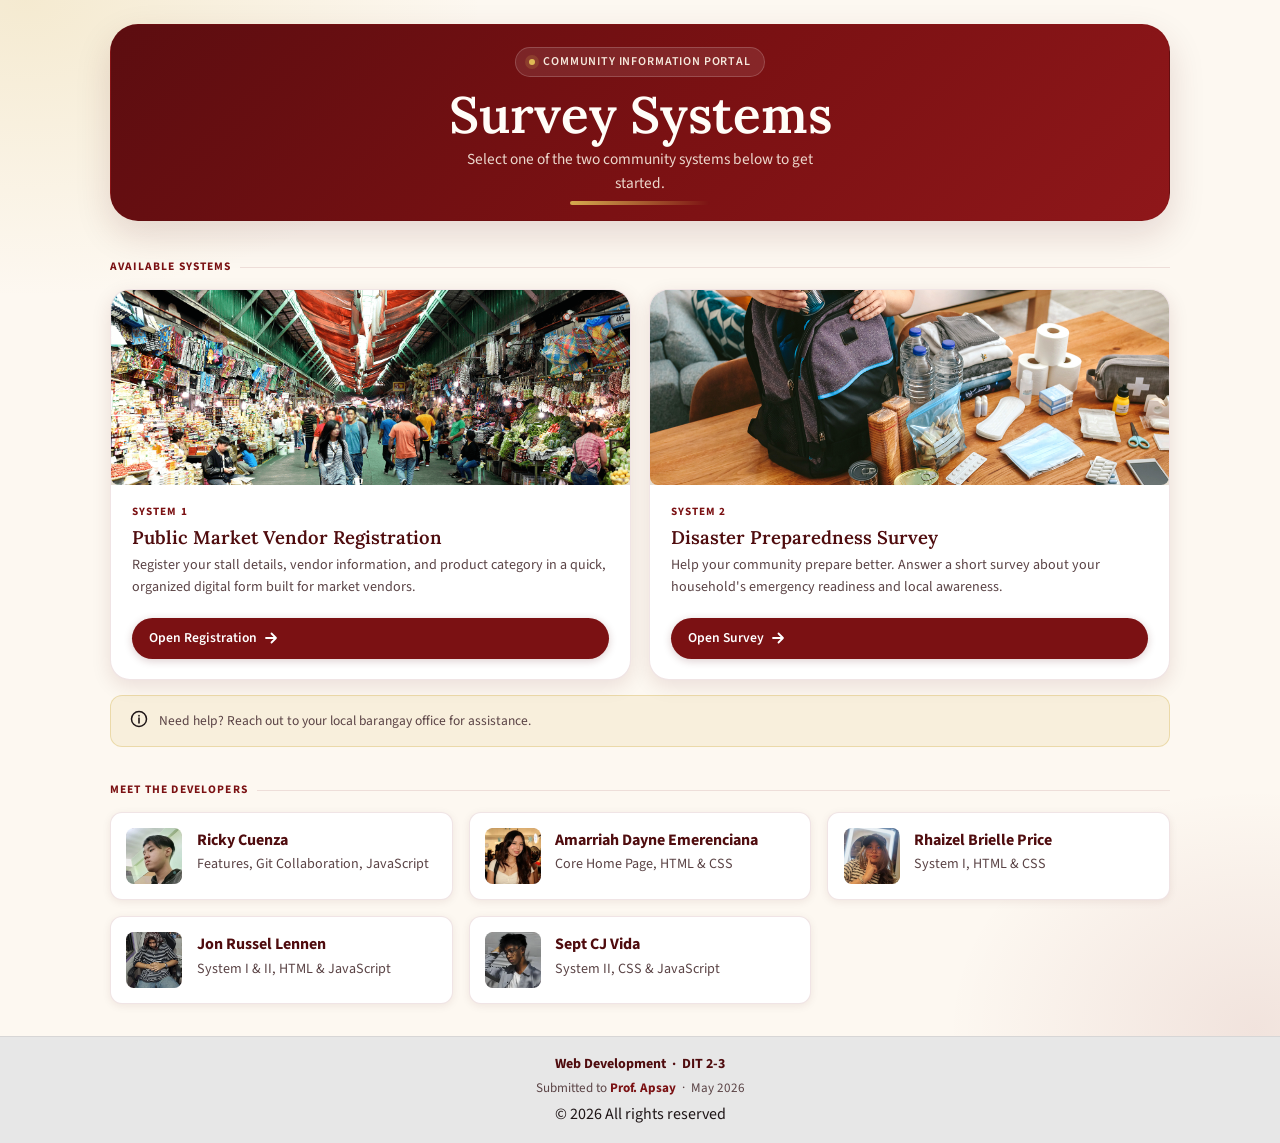
<file: index.html>
<!doctype html>
<html lang="en">
   <head>
      <meta charset="UTF-8" />
      <meta name="viewport" content="width=device-width, initial-scale=1.0" />
      <meta
         name="description"
         content="Community Survey Portal — access the Public Market Vendor Registration and Disaster Preparedness Survey systems."
      />
      <title>Community Survey Portal</title>
      <link rel="preconnect" href="https://fonts.googleapis.com" />
      <link rel="preconnect" href="https://fonts.gstatic.com" crossorigin />
      <link
         href="https://fonts.googleapis.com/css2?family=Lora:ital,wght@0,600;1,500&family=Source+Sans+3:wght@400;500;600&display=swap"
         rel="stylesheet"
      />
      <link rel="stylesheet" href="style.css" />
   </head>
   <body>
      <div class="page">
         <!-- HEADER -->
         <header class="header" role="banner">
            <div class="header__inner">
               <span class="header__eyebrow">
                  <span class="header__dot" aria-hidden="true"></span>
                  Community Information Portal
               </span>
               <h1 class="header__title">Survey Systems</h1>
               <p class="header__desc">
                  Select one of the two community systems below to get started.
               </p>
            </div>
         </header>

         <!-- MAIN -->
         <main id="main-content" class="main">
            <section aria-labelledby="systems-heading">
               <h2 id="systems-heading" class="section-label">
                  <span>Available Systems</span>
               </h2>

               <div class="card-row">
                  <!-- Card 1: Vendor Registration -->
                  <article class="card" aria-labelledby="card1-title">
                     <div class="card__top">
                        <img
                           class="card__photo"
                           src="assets/public-market-hangar.webp"
                           alt="Inside a busy public market with vendors and shoppers walking through stalls."
                        />
                     </div>
                     <div class="card__body">
                        <p class="card__num" aria-label="System 1">System 1</p>
                        <h3 id="card1-title" class="card__title">
                           Public Market Vendor Registration
                        </h3>
                        <p class="card__desc">
                           Register your stall details, vendor information, and
                           product category in a quick, organized digital form
                           built for market vendors.
                        </p>
                        <a
                           class="card__btn"
                           href="system1-market/market.html"
                           aria-label="Go to Public Market Vendor Registration"
                        >
                           Open Registration
                           <svg
                              aria-hidden="true"
                              width="14"
                              height="14"
                              viewBox="0 0 14 14"
                              fill="none"
                           >
                              <path
                                 d="M2 7h10M7.5 2.5l4.5 4.5-4.5 4.5"
                                 stroke="currentColor"
                                 stroke-width="1.8"
                                 stroke-linecap="round"
                                 stroke-linejoin="round"
                              />
                           </svg>
                        </a>
                     </div>
                  </article>

                  <!-- Card 2: Disaster Preparedness -->
                  <article class="card" aria-labelledby="card2-title">
                     <div class="card__top">
                        <img
                           class="card__photo"
                           src="assets/disaster-preparedness.jpg"
                           alt="A person packing an emergency go-bag with supplies including canned food, water bottles, and a first aid kit."
                        />
                     </div>
                     <div class="card__body">
                        <p class="card__num" aria-label="System 2">System 2</p>
                        <h3 id="card2-title" class="card__title">
                           Disaster Preparedness Survey
                        </h3>
                        <p class="card__desc">
                           Help your community prepare better. Answer a short
                           survey about your household's emergency readiness and
                           local awareness.
                        </p>
                        <a
                           class="card__btn"
                           href="system2-disaster/disaster.html"
                           aria-label="Go to Disaster Preparedness Survey"
                        >
                           Open Survey
                           <svg
                              aria-hidden="true"
                              width="14"
                              height="14"
                              viewBox="0 0 14 14"
                              fill="none"
                           >
                              <path
                                 d="M2 7h10M7.5 2.5l4.5 4.5-4.5 4.5"
                                 stroke="currentColor"
                                 stroke-width="1.8"
                                 stroke-linecap="round"
                                 stroke-linejoin="round"
                              />
                           </svg>
                        </a>
                     </div>
                  </article>
               </div>
            </section>

            <!-- Accessibility notice -->
            <aside class="notice" aria-label="Accessibility information">
               <svg
                  class="notice__icon"
                  aria-hidden="true"
                  width="18"
                  height="18"
                  viewBox="0 0 18 18"
                  fill="none"
               >
                  <circle
                     cx="9"
                     cy="9"
                     r="7.5"
                     stroke="currentColor"
                     stroke-width="1.5"
                  />
                  <path
                     d="M9 8v5M9 5.5v.5"
                     stroke="currentColor"
                     stroke-width="1.6"
                     stroke-linecap="round"
                  />
               </svg>
               <p>
                  Need help? Reach out to your local barangay office for
                  assistance.
               </p>
            </aside>

            <!-- Developers -->
            <section aria-labelledby="developers-heading">
               <h2 id="developers-heading" class="section-label">
                  <span>Meet the Developers</span>
               </h2>

               <div class="developer-grid">
                  <article class="developer-card">
                     <div class="avatar">
                        <img src="assets/dev-cuenza.png" />
                     </div>
                     <div class="developer-body">
                        <h3 class="developer-name">Ricky Cuenza</h3>
                        <p class="developer-role">
                           Features, Git Collaboration, JavaScript
                        </p>
                     </div>
                  </article>

                  <article class="developer-card">
                     <div class="avatar">
                        <img src="assets/dev-emerenciana.png" />
                     </div>
                     <div class="developer-body">
                        <h3 class="developer-name">
                           Amarriah Dayne Emerenciana
                        </h3>
                        <p class="developer-role">Core Home Page, HTML & CSS</p>
                     </div>
                  </article>

                  <article class="developer-card">
                     <div class="avatar">
                        <img src="assets/dev-price.png" />
                     </div>
                     <div class="developer-body">
                        <h3 class="developer-name">Rhaizel Brielle Price</h3>
                        <p class="developer-role">System I, HTML & CSS</p>
                     </div>
                  </article>

                  <article class="developer-card">
                     <div class="avatar">
                        <img src="assets/dev-lennen.png" />
                     </div>
                     <div class="developer-body">
                        <h3 class="developer-name">Jon Russel Lennen</h3>
                        <p class="developer-role">
                           System I & II, HTML & JavaScript
                        </p>
                     </div>
                  </article>

                  <article class="developer-card">
                     <div class="avatar"><img src="assets/dev-vida.png" /></div>
                     <div class="developer-body">
                        <h3 class="developer-name">Sept CJ Vida</h3>
                        <p class="developer-role">
                           System II, CSS & JavaScript
                        </p>
                     </div>
                  </article>
               </div>
            </section>
         </main>
      </div>
      <!-- FOOTER -->
      <footer class="footer" role="contentinfo">
         <p class="footer__course">
            Web Development &nbsp;&middot;&nbsp; DIT 2-3
         </p>
         <p class="footer__sub">
            Submitted to <strong>Prof. Apsay</strong> &nbsp;&middot;&nbsp; May
            2026
         </p>
         <p class="footer__copy">&copy; 2026 All rights reserved</p>
      </footer>
   </body>
</html>
</file>
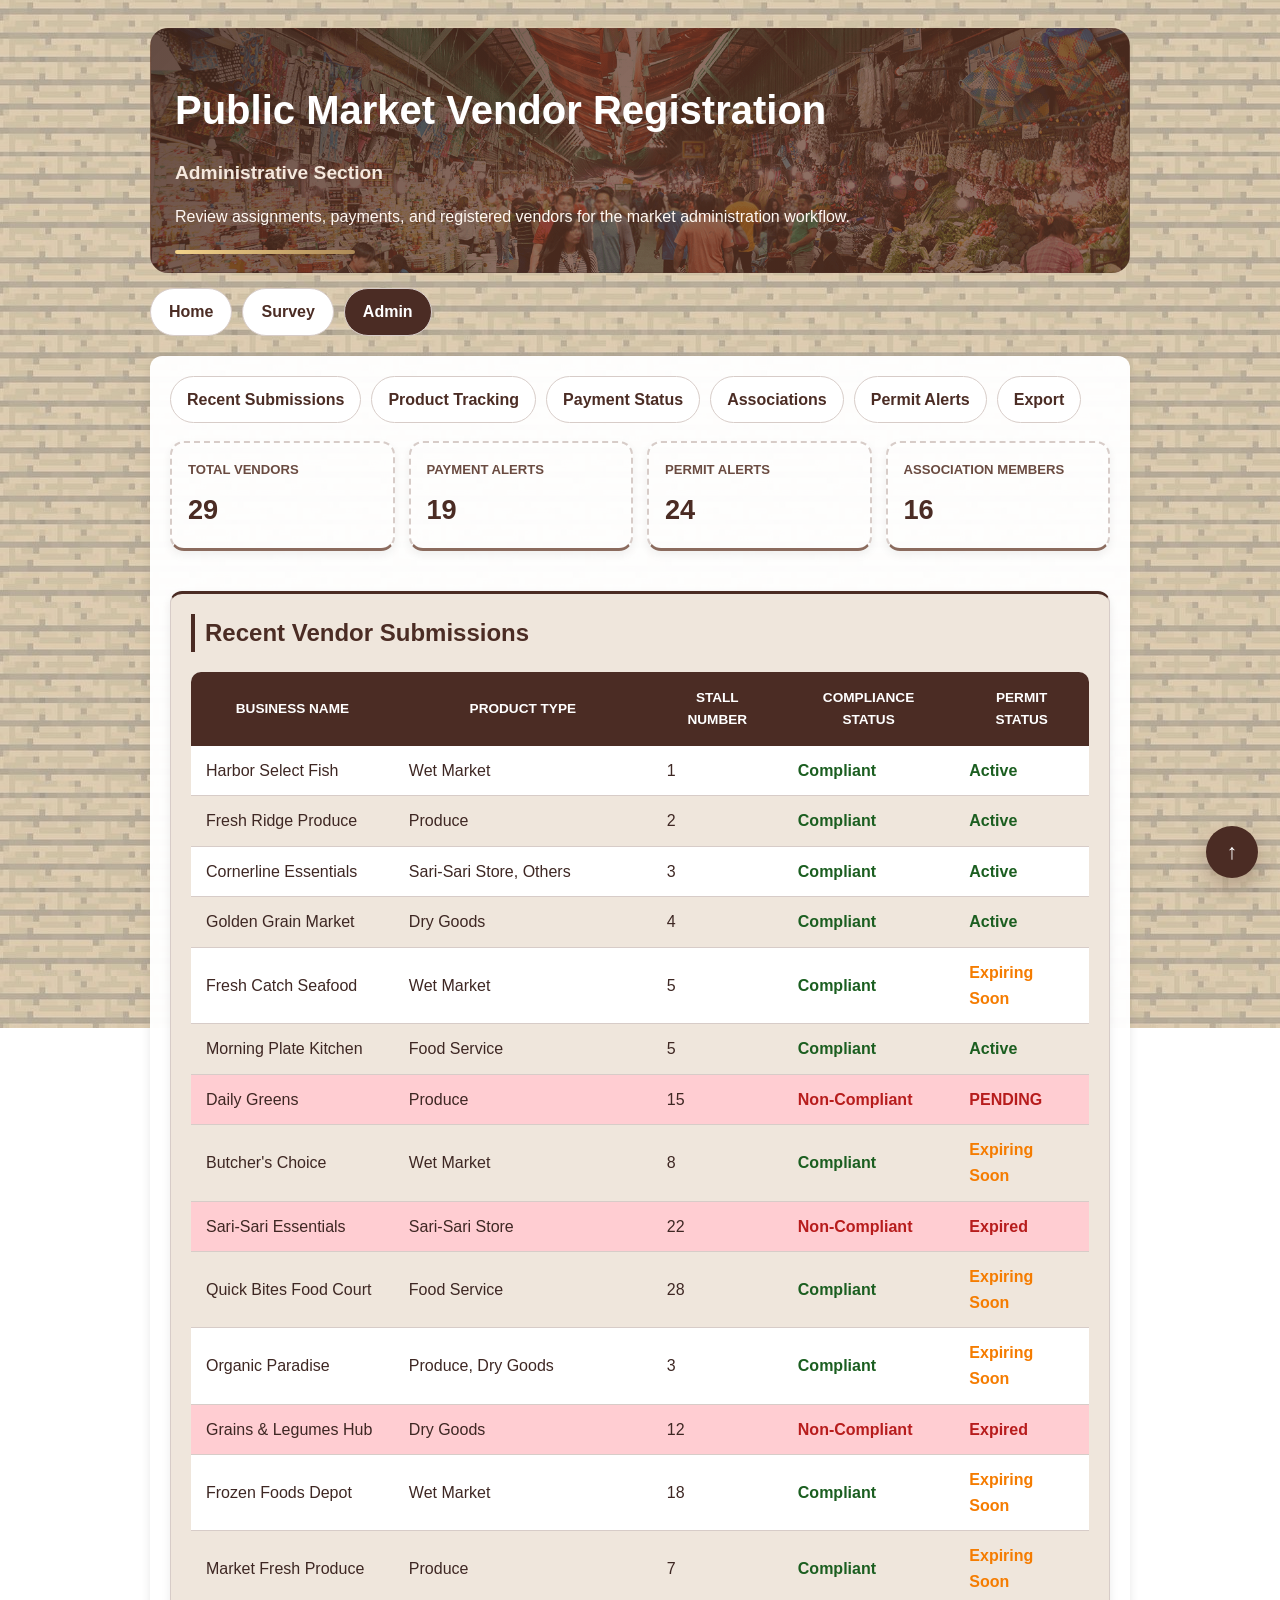
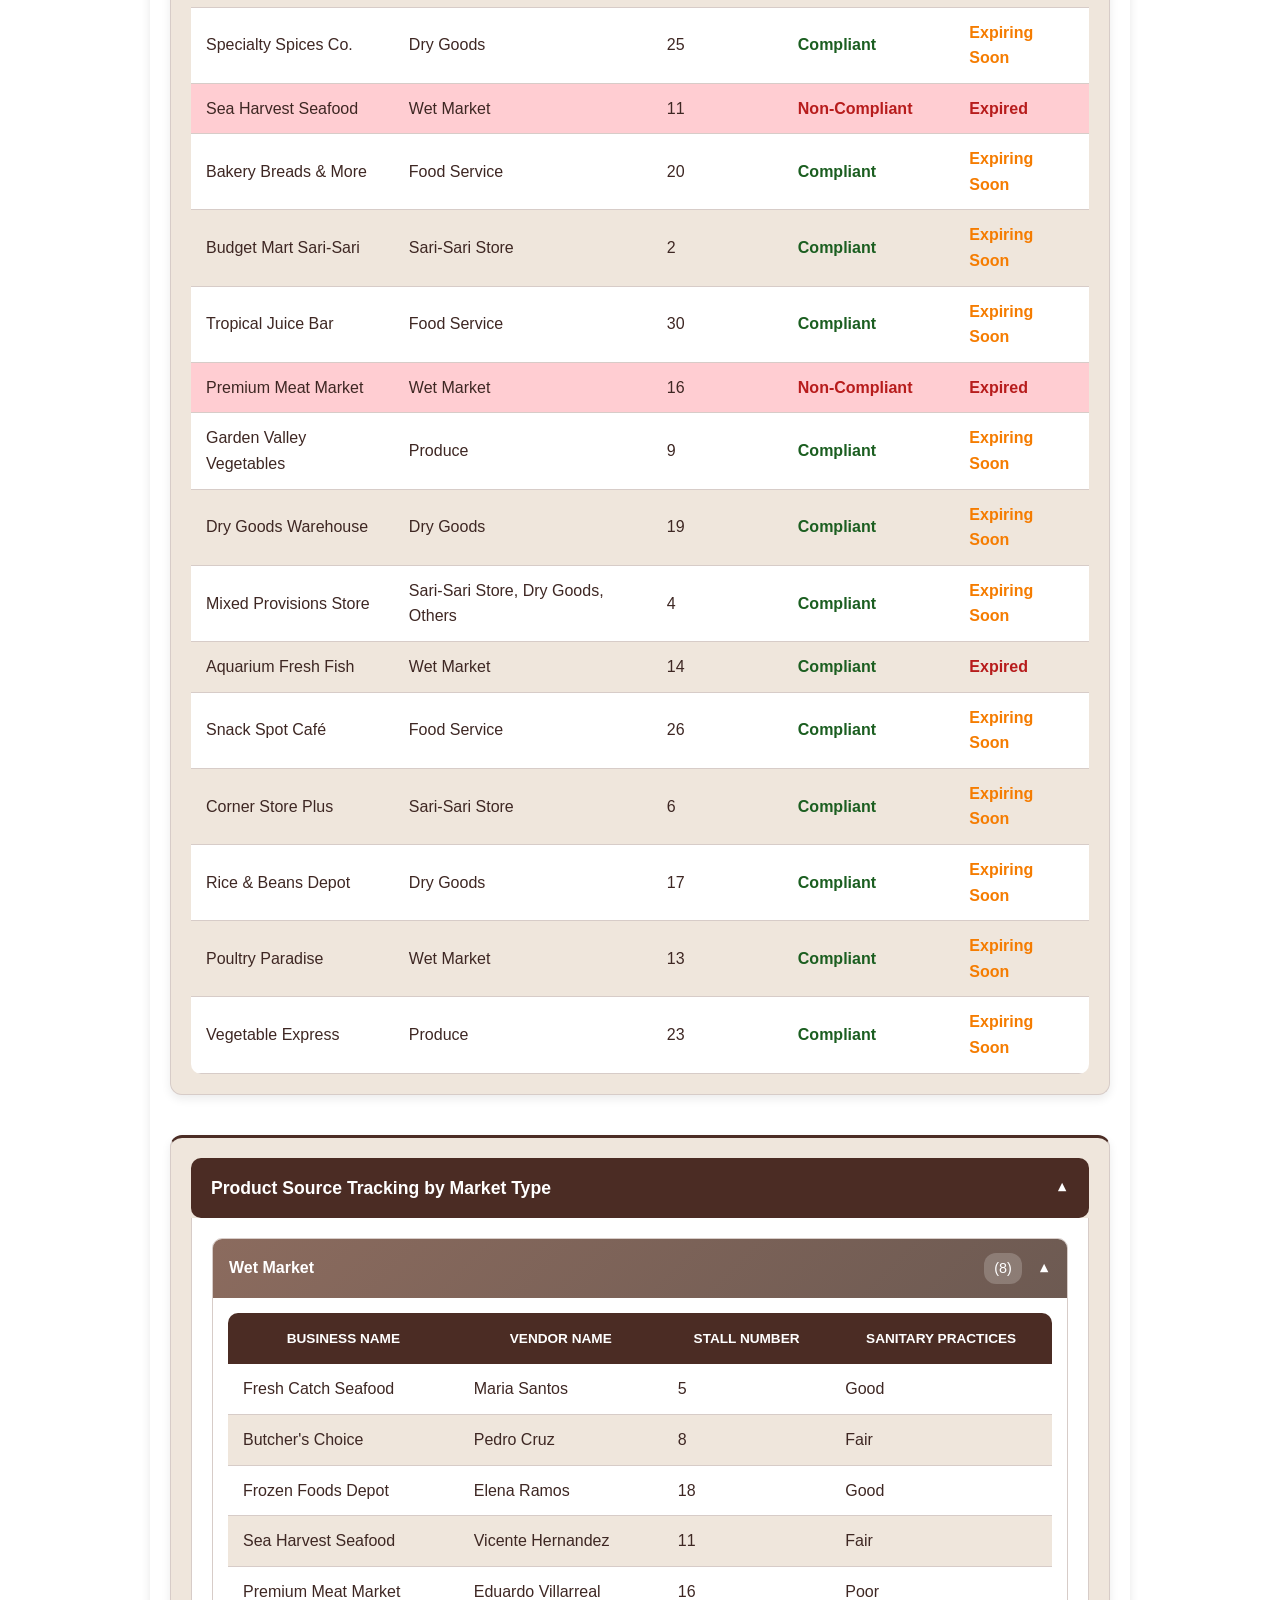
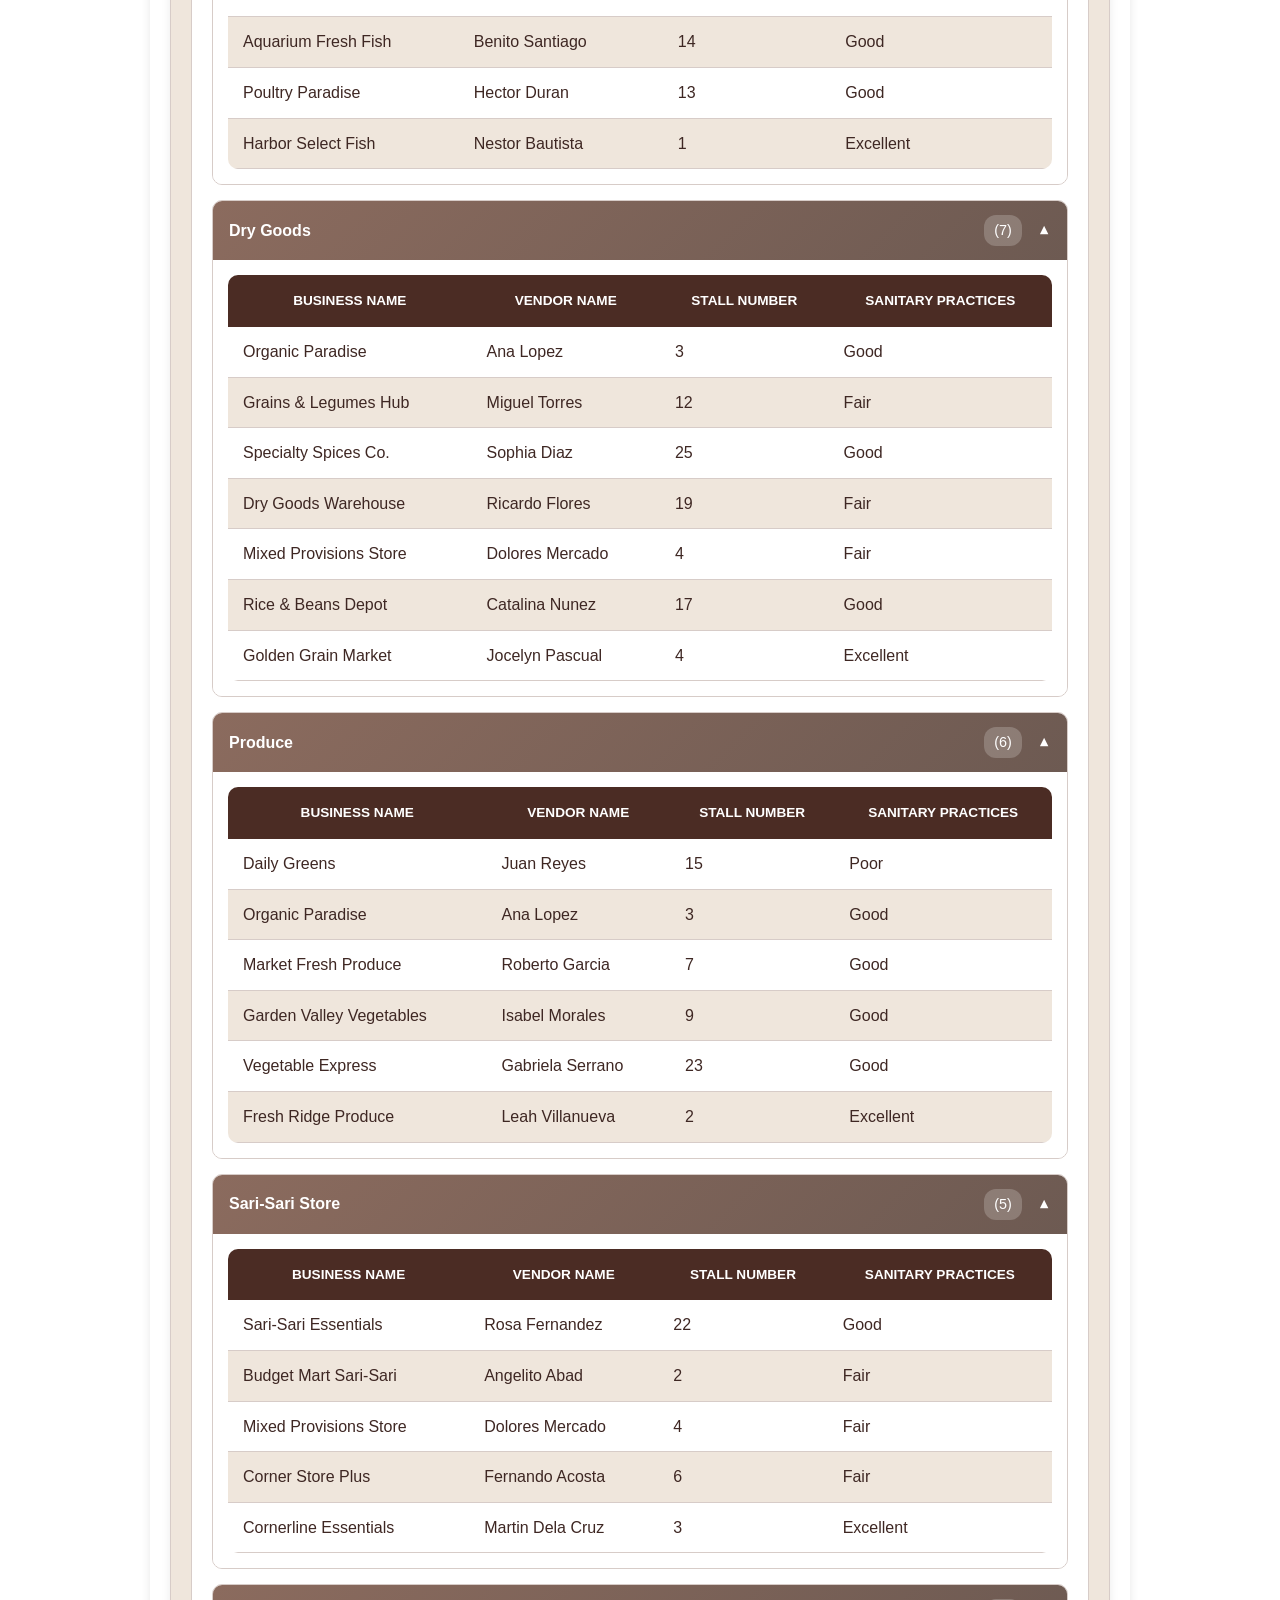
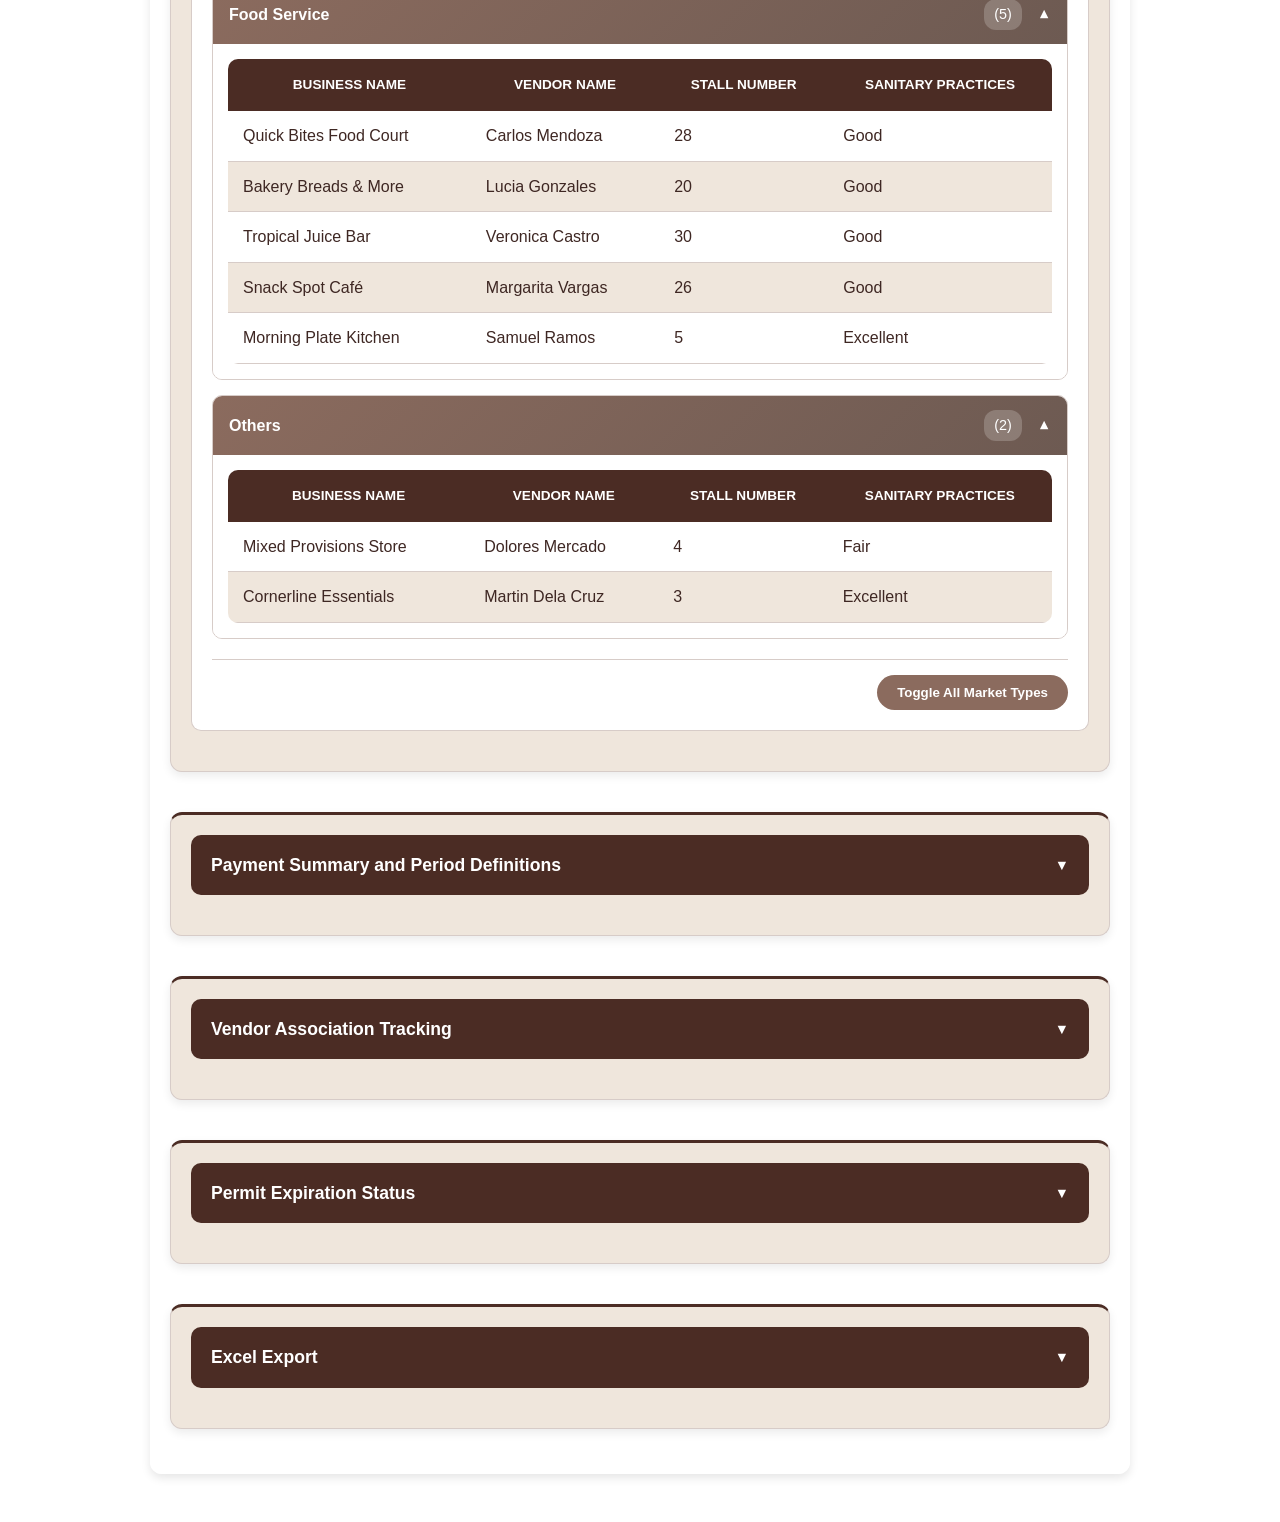
<file: system1-market/admin.html>
<!doctype html>
<html>
   <head>
      <meta charset="UTF-8" />
      <meta name="viewport" content="width=device-width, initial-scale=1.0" />
      <title>Public Market Administration</title>
      <link rel="stylesheet" href="style.css" />
   </head>
   <body>
      <header class="page-header page-header--admin">
         <h1>Public Market Vendor Registration</h1>
         <h2>Administrative Section</h2>
         <p class="header-copy">
            Review assignments, payments, and registered vendors for the market administration workflow.
         </p>
         <div class="gold-divider"></div>
      </header>

      <nav class="top-nav" aria-label="Primary navigation">
         <a href="../index.html">Home</a>
         <a href="market.html">Survey</a>
         <a href="admin.html" class="nav-selected">Admin</a>
      </nav>

      <div class="form-container">
         <main>
            <!-- Admin Dashboard -->
            <div id="admin-dashboard">
               <nav class="dashboard-nav" aria-label="Admin dashboard section navigation">
                  <a href="#recent-submissions-section">Recent Submissions</a>
                  <a href="#product-tracking-section">Product Tracking</a>
                  <a href="#payment-section">Payment Status</a>
                  <a href="#association-tracking-section">Associations</a>
                  <a href="#permit-expiration-section">Permit Alerts</a>
                  <a href="#export-section">Export</a>
               </nav>

               <section class="dashboard-summary" aria-label="Dashboard summary statistics">
                  <div class="summary-card">
                     <span class="summary-label">Total Vendors</span>
                     <strong class="summary-value" id="summary-total-vendors">0</strong>
                  </div>
                  <div class="summary-card">
                     <span class="summary-label">Payment Alerts</span>
                     <strong class="summary-value" id="summary-payment-alerts">0</strong>
                  </div>
                  <div class="summary-card">
                     <span class="summary-label">Permit Alerts</span>
                     <strong class="summary-value" id="summary-permit-alerts">0</strong>
                  </div>
                  <div class="summary-card">
                     <span class="summary-label">Association Members</span>
                     <strong class="summary-value" id="summary-association-members">0</strong>
                  </div>
               </section>

               <!-- Section 1: Recent Vendor Submissions (Always Visible) -->
               <section class="form-section result-section" id="recent-submissions-section">
                  <h2 class="section-title">Recent Vendor Submissions</h2>
                  <div class="table-responsive">
                     <table class="survey-table" id="recent-submissions-table">
                        <thead>
                           <tr>
                              <th>Business Name</th>
                              <th>Product Type</th>
                              <th>Stall Number</th>
                              <th>Compliance Status</th>
                              <th>Permit Status</th>
                           </tr>
                        </thead>
                        <tbody id="recent-submissions-body">
                           <!-- Populated by JavaScript -->
                        </tbody>
                     </table>
                  </div>
               </section>

               <!-- Section 2: Product Source Tracking by Market Type (Collapsible) -->
               <section class="form-section result-section" id="product-tracking-section">
                  <details class="collapsible-section" open>
                     <summary class="collapsible-header">
                        <span>Product Source Tracking by Market Type</span>
                        <span class="toggle-arrow">▼</span>
                     </summary>
                     <div class="collapsible-content">
                        <div class="market-types-container" id="market-types-container">
                           <!-- Market type sections populated by JavaScript -->
                        </div>
                        <div class="collapsible-actions">
                           <button type="button" class="toggle-all-btn" id="toggle-all-markets">
                              Toggle All Market Types
                           </button>
                        </div>
                     </div>
                  </details>
               </section>

               <!-- Section 3: Payment Summary and Period Definitions (Collapsible) -->
               <section class="form-section result-section" id="payment-section">
                  <details class="collapsible-section">
                     <summary class="collapsible-header">
                        <span>Payment Summary and Period Definitions</span>
                        <span class="toggle-arrow">▼</span>
                     </summary>
                     <div class="collapsible-content">
                        <p class="info-text">
                           Payment status below is grouped the way a market office might review collections and
                           delinquent accounts.
                        </p>

                        <div class="payment-summary-cards" id="payment-summary-cards"></div>

                        <div class="table-responsive">
                           <table class="survey-table" id="payment-period-table">
                              <thead>
                                 <tr>
                                    <th>Stall Number Range</th>
                                    <th>Payment Period</th>
                                 </tr>
                              </thead>
                              <tbody>
                                 <tr>
                                    <td>1 - 10</td>
                                    <td>Both (Monthly or Quarterly)</td>
                                 </tr>
                                 <tr>
                                    <td>11 - 20</td>
                                    <td>Quarterly</td>
                                 </tr>
                                 <tr>
                                    <td>21 - 30</td>
                                    <td>Monthly</td>
                                 </tr>
                              </tbody>
                           </table>
                        </div>

                        <div class="payment-status-groups" id="payment-status-groups">
                           <!-- Populated by JavaScript -->
                        </div>

                        <p class="info-note">
                           <em>
                              * Overdue / delinquent means the vendor has missed the expected payment deadline in this
                              admin view.
                           </em>
                        </p>
                     </div>
                  </details>
               </section>

               <!-- Section 4: Vendor Association Tracking (Collapsible) -->
               <section class="form-section result-section" id="association-tracking-section">
                  <details class="collapsible-section">
                     <summary class="collapsible-header">
                        <span>Vendor Association Tracking</span>
                        <span class="toggle-arrow">▼</span>
                     </summary>
                     <div class="collapsible-content">
                        <div class="table-responsive">
                           <table class="survey-table" id="association-tracking-table">
                              <thead>
                                 <tr>
                                    <th>Business Name</th>
                                    <th>Vendor Name</th>
                                    <th>Membership</th>
                                    <th>Association Name</th>
                                    <th>Position</th>
                                 </tr>
                              </thead>
                              <tbody id="association-tracking-body">
                                 <!-- Populated by JavaScript -->
                              </tbody>
                           </table>
                        </div>
                     </div>
                  </details>
               </section>

               <!-- Section 5: Permit Expiration Status (Collapsible) -->
               <section class="form-section result-section" id="permit-expiration-section">
                  <details class="collapsible-section">
                     <summary class="collapsible-header">
                        <span>Permit Expiration Status</span>
                        <span class="toggle-arrow">▼</span>
                     </summary>
                     <div class="collapsible-content">
                        <div class="table-responsive">
                           <table class="survey-table" id="permit-expiration-table">
                              <thead>
                                 <tr>
                                    <th>Business Name</th>
                                    <th>Stall Number</th>
                                    <th>Permit Number</th>
                                    <th>Permit Year</th>
                                    <th>Status</th>
                                 </tr>
                              </thead>
                              <tbody id="permit-expiration-body">
                                 <!-- Populated by JavaScript -->
                              </tbody>
                           </table>
                        </div>
                     </div>
                  </details>
               </section>

               <!-- Section 6: Simulated Export Panel -->
               <section class="form-section result-section" id="export-section">
                  <details class="collapsible-section">
                     <summary class="collapsible-header">
                        <span>Excel Export</span>
                        <span class="toggle-arrow">▼</span>
                     </summary>
                     <div class="collapsible-content">
                        <p class="info-text">
                           Choose a dataset below to preview the rows that would be prepared for an Excel export.
                        </p>

                        <div class="grid-row">
                           <div class="input-group">
                              <label for="export-dataset">Dataset</label>
                              <select id="export-dataset" name="export-dataset">
                                 <option value="all">All Vendors</option>
                                 <option value="permit-alerts">Permit Alerts</option>
                                 <option value="payment-alerts">Unpaid / Partially Paid</option>
                                 <option value="overdue">Overdue / Delinquent</option>
                                 <option value="association-members">Association Members</option>
                              </select>
                           </div>
                           <div class="input-group">
                              <label for="export-market-type">Market Type</label>
                              <select id="export-market-type" name="export-market-type">
                                 <option value="all">All Market Types</option>
                                 <option value="wet">Wet Market</option>
                                 <option value="dry">Dry Goods</option>
                                 <option value="produce">Produce</option>
                                 <option value="sari-sari">Sari-Sari Store</option>
                                 <option value="food-service">Food Service</option>
                                 <option value="other">Others</option>
                              </select>
                           </div>
                        </div>

                        <div class="actions export-actions">
                           <button type="button" class="export-btn" id="preview-export">Preview Export</button>
                        </div>

                        <div class="export-preview-meta" id="export-preview-meta">
                           Excel-ready preview will appear here.
                        </div>

                        <div class="table-responsive">
                           <table class="survey-table" id="export-preview-table">
                              <thead>
                                 <tr>
                                    <th>Business Name</th>
                                    <th>Vendor Name</th>
                                    <th>Stall Number</th>
                                    <th>Market Type</th>
                                    <th>Payment Status</th>
                                    <th>Permit Status</th>
                                 </tr>
                              </thead>
                              <tbody id="export-preview-body">
                                 <!-- Populated by JavaScript -->
                              </tbody>
                           </table>
                        </div>
                     </div>
                  </details>
               </section>
            </div>
         </main>
      </div>
      <button type="button" class="float-up-btn" id="scroll-to-top" aria-label="Scroll to top">↑</button>
   </body>
   <script src="script.js"></script>
</html>
</file>
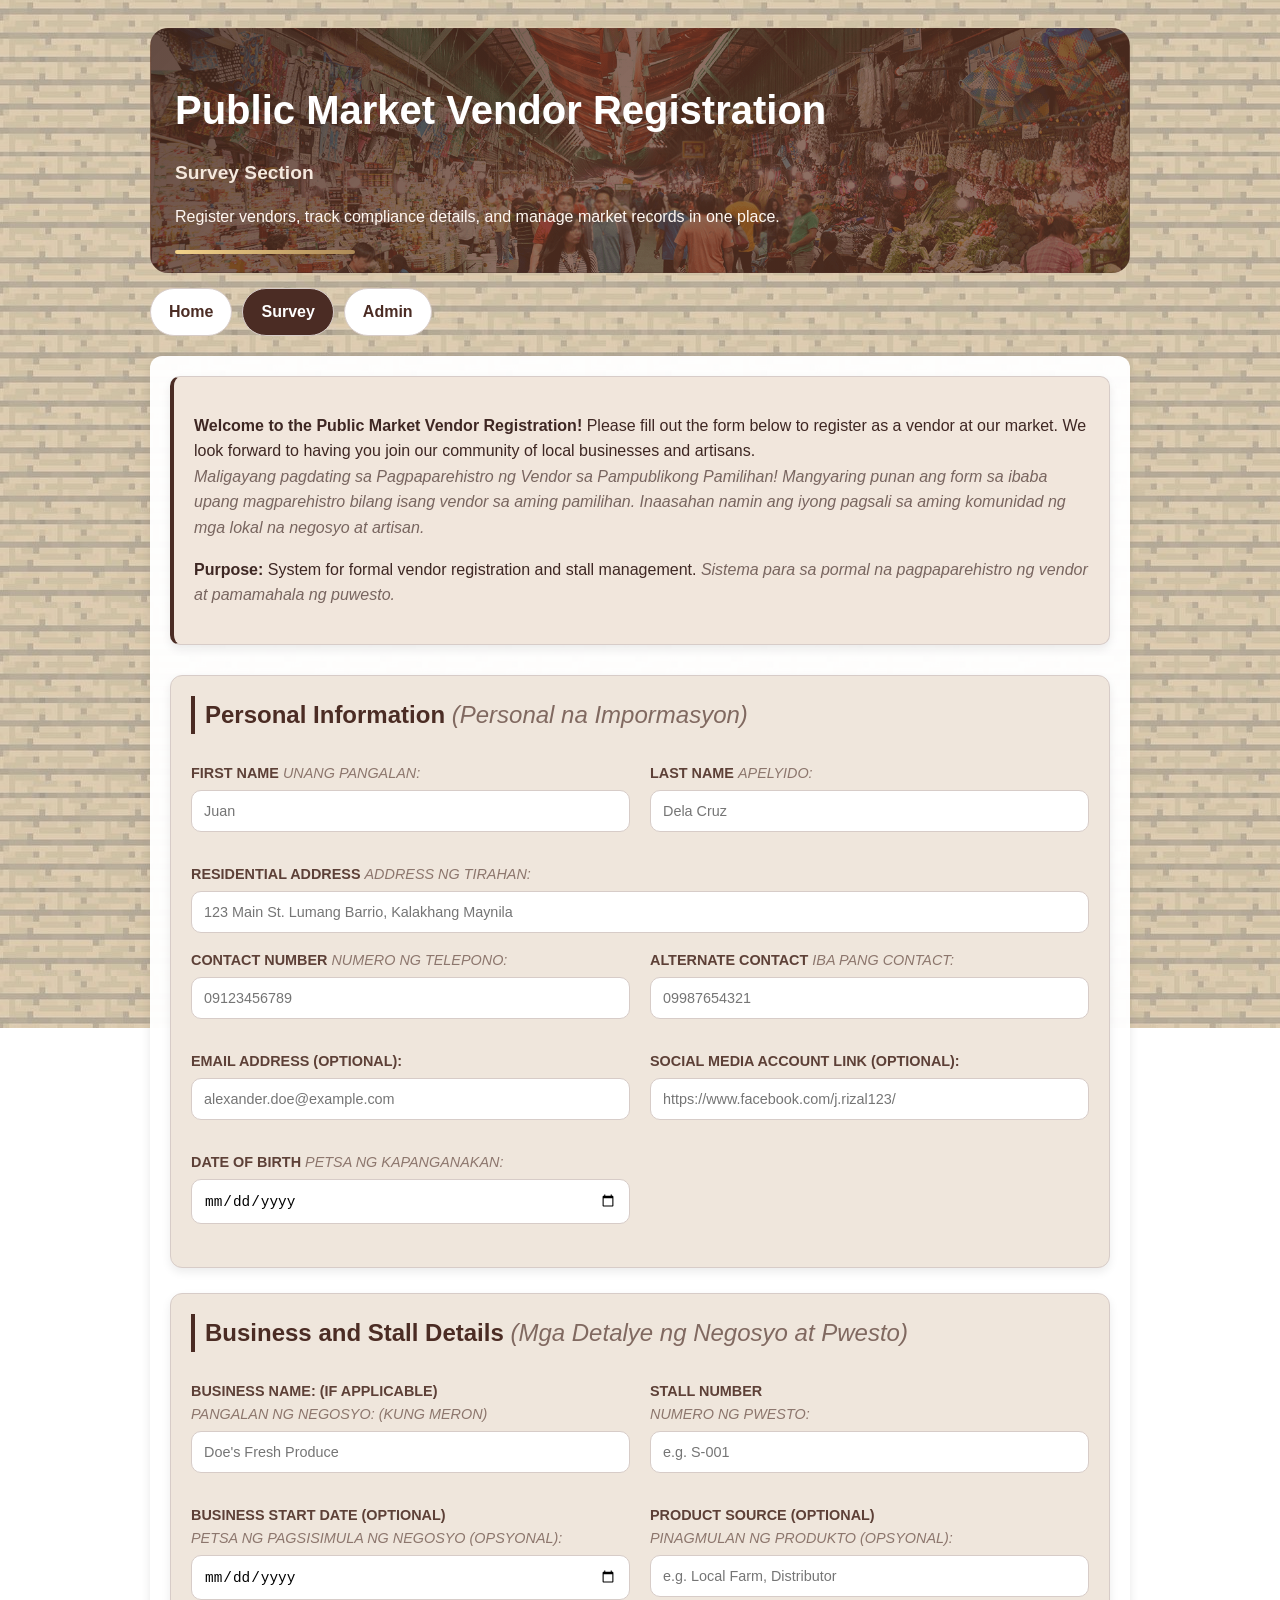
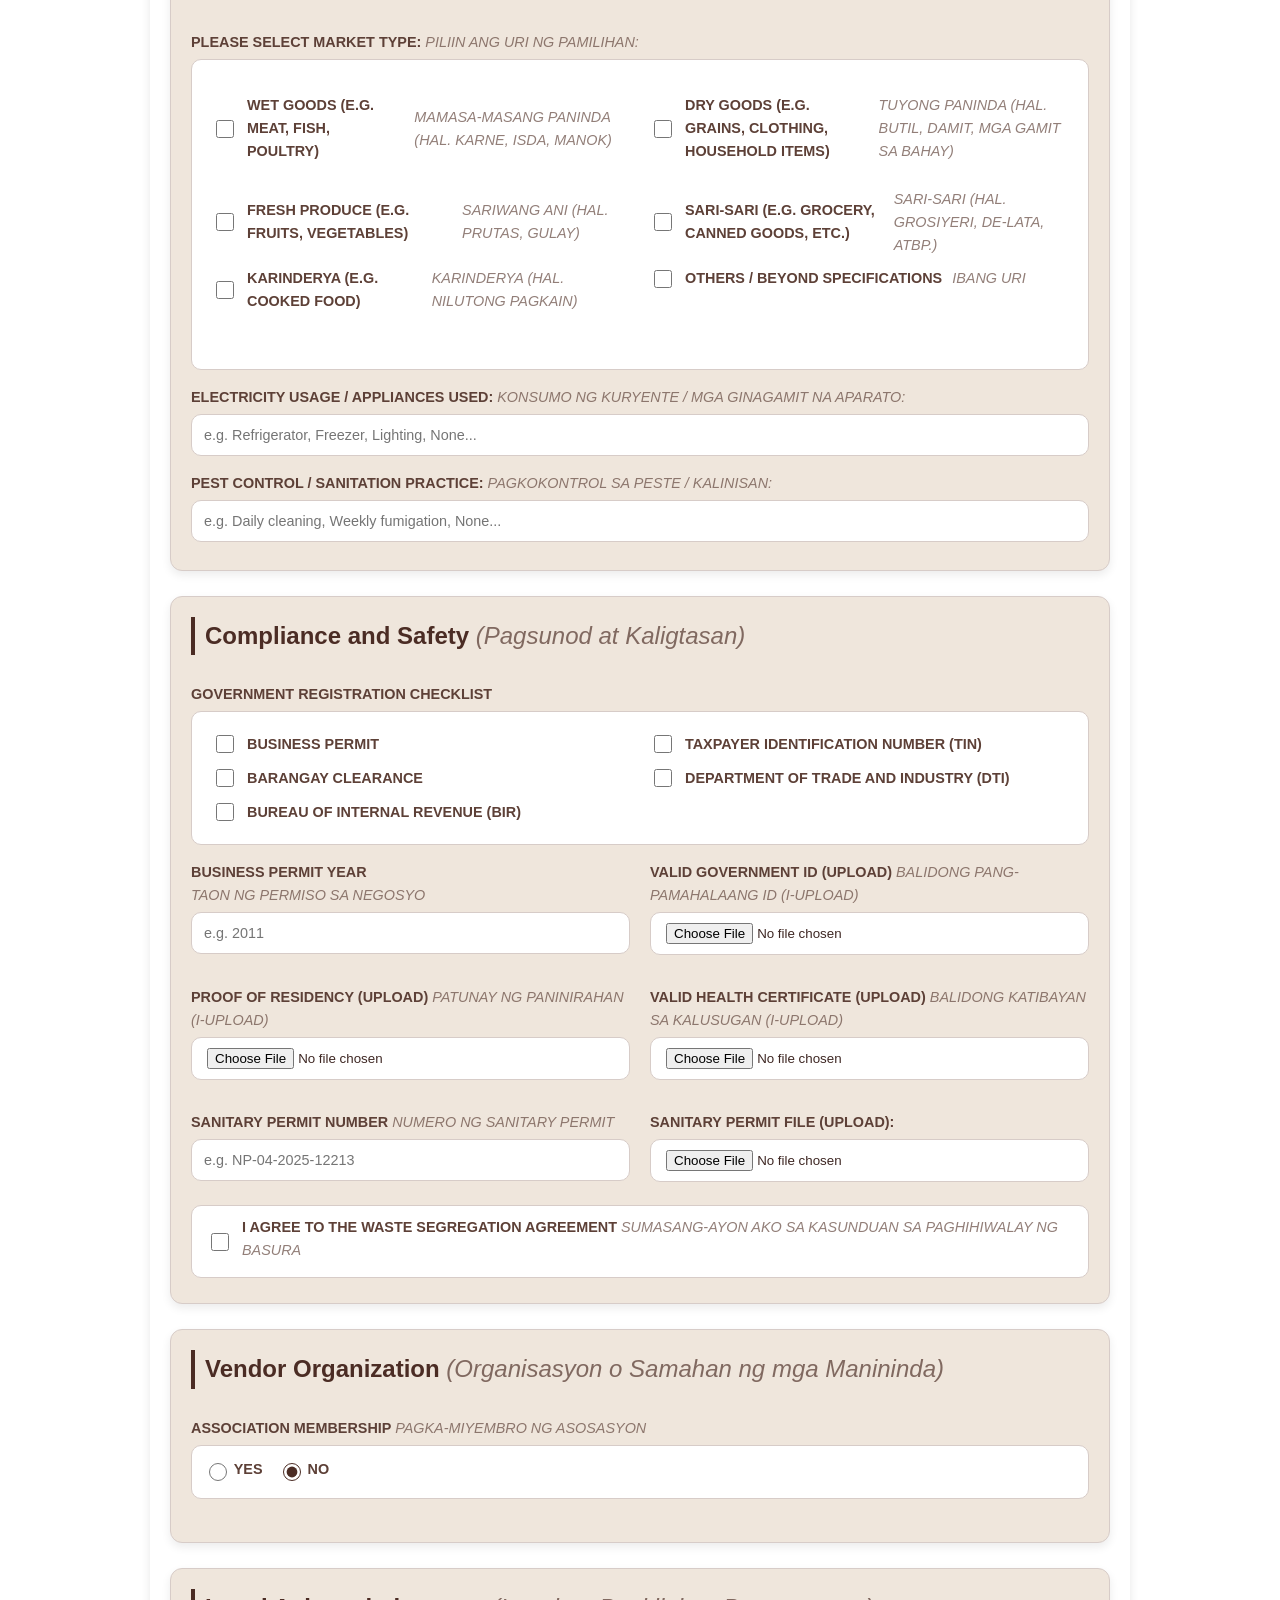
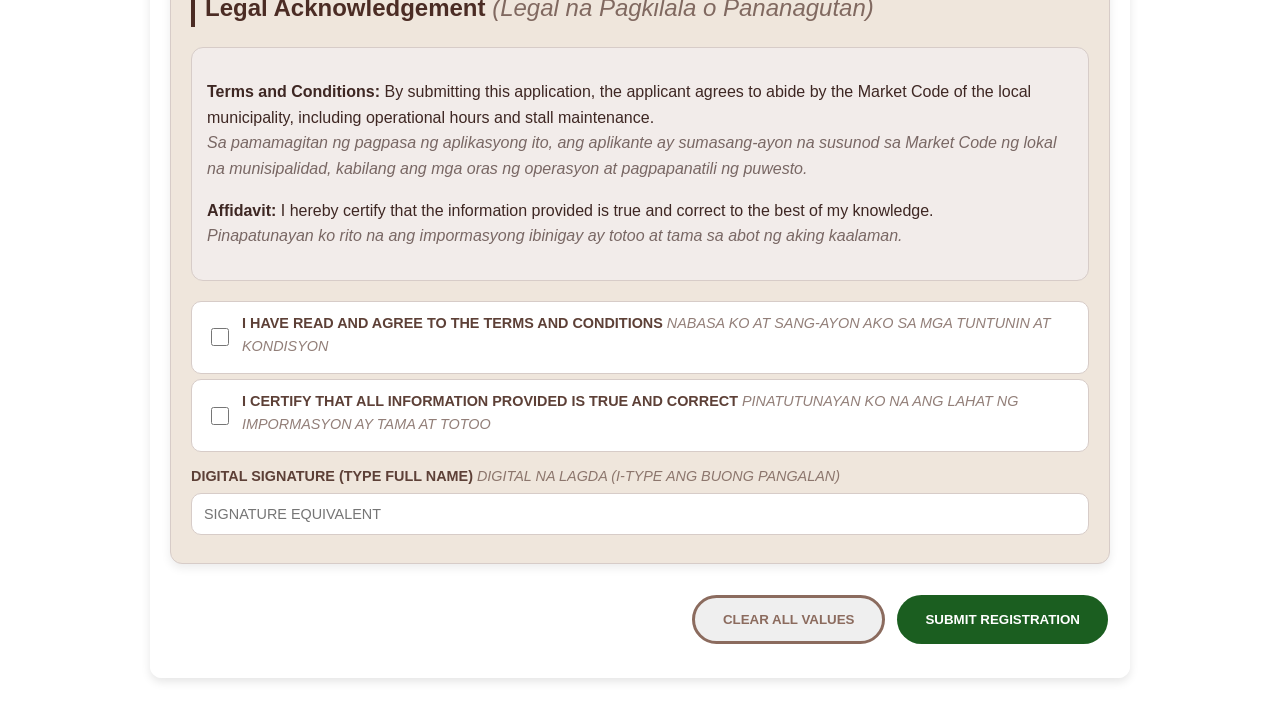
<file: system1-market/market.html>
<!doctype html>
<html>
   <head>
      <meta charset="UTF-8" />
      <meta name="viewport" content="width=device-width, initial-scale=1.0" />
      <title>Public Market Vendor Registration</title>
      <link rel="stylesheet" href="style.css" />
   </head>

   <body>
      <header class="page-header">
         <h1>Public Market Vendor Registration</h1>
         <h2>Survey Section</h2>
         <p class="header-copy">Register vendors, track compliance details, and manage market records in one place.</p>
         <div class="gold-divider"></div>
      </header>

      <nav class="top-nav" aria-label="Primary navigation">
         <a href="../index.html">Home</a>
         <a href="market.html" class="nav-selected">Survey</a>
         <a href="admin.html">Admin</a>
      </nav>

      <div class="form-container">
         <form id="vendorForm">
            <div class="intro-box">
               <p>
                  <strong>Welcome to the Public Market Vendor Registration!</strong> Please fill out the form below to
                  register as a vendor at our market. We look forward to having you join our community of local
                  businesses and artisans. <br /><span class="label-translation">
                     Maligayang pagdating sa Pagpaparehistro ng Vendor sa Pampublikong Pamilihan! Mangyaring punan ang
                     form sa ibaba upang magparehistro bilang isang vendor sa aming pamilihan. Inaasahan namin ang iyong
                     pagsali sa aming komunidad ng mga lokal na negosyo at artisan.
                  </span>
               </p>
               <p>
                  <b>Purpose:</b> System for formal vendor registration and stall management.
                  <span class="label-translation">
                     Sistema para sa pormal na pagpaparehistro ng vendor at pamamahala ng puwesto.
                  </span>
               </p>
            </div>

            <!-- Personal Information -->
            <section class="form-section">
               <h2 class="section-title">
                  Personal Information <span class="label-translation">(Personal na Impormasyon)</span>
               </h2>

               <div class="grid-row">
                  <div class="input-group">
                     <label for="first-name">First Name <span class="label-translation">UNANG PANGALAN:</span></label>
                     <input type="text" id="first-name" name="first-name" placeholder="Juan" required />
                  </div>

                  <div class="input-group">
                     <label for="last-name">Last Name <span class="label-translation">APELYIDO:</span></label>
                     <input type="text" id="last-name" name="last-name" placeholder="Dela Cruz" required />
                  </div>
               </div>

               <div class="input-group">
                  <label for="address"
                     >Residential Address <span class="label-translation">ADDRESS NG TIRAHAN:</span></label
                  >
                  <input
                     type="text"
                     id="address"
                     name="address"
                     placeholder="123 Main St. Lumang Barrio, Kalakhang Maynila"
                     required
                  />
               </div>

               <div class="grid-row">
                  <div class="input-group">
                     <label for="phone"
                        >Contact Number <span class="label-translation">NUMERO NG TELEPONO:</span></label
                     >
                     <input
                        type="tel"
                        id="phone"
                        name="phone"
                        minlength="11"
                        maxlength="11"
                        placeholder="09123456789"
                        required
                     />
                  </div>

                  <div class="input-group">
                     <label for="phone-alt"
                        >Alternate Contact <span class="label-translation">IBA PANG CONTACT:</span></label
                     >
                     <input type="tel" id="phone-alt" name="phone-alt" maxlength="11" placeholder="09987654321" />
                  </div>
               </div>

               <div class="grid-row">
                  <div class="input-group">
                     <label for="email">Email Address <b>(Optional)</b>:</label>
                     <input type="email" id="email" name="email" placeholder="alexander.doe@example.com" />
                  </div>

                  <div class="input-group">
                     <label for="social-media"> Social Media Account Link <b>(Optional)</b>:</label>
                     <input
                        type="text"
                        id="social-media"
                        name="social-media"
                        placeholder="https://www.facebook.com/j.rizal123/"
                     />
                  </div>
               </div>

               <div class="grid-row">
                  <div class="input-group">
                     <label for="birthday"
                        >Date of Birth <span class="label-translation">PETSA NG KAPANGANAKAN:</span></label
                     >
                     <input type="date" id="birthday" name="birthday" required />
                  </div>

                  <!-- reason for commenting: optional and redundant -->
                  <!-- <div class="input-group">
                     <label for="tin">
                        Tax Identification Number (TIN)
                        <b>(Optional)</b><br />
                        <span class="label-translation">NUMERO NG PAGKILALA SA BUWIS (TIN) (OPSYONAL):</span>
                     </label>
                     <input type="text" id="tin" name="tin" placeholder="123-456-789-000" />
                  </div> -->
               </div>
            </section>

            <!-- Business and Stall Details -->
            <section class="form-section">
               <h2 class="section-title">
                  Business and Stall Details <span class="label-translation">(Mga Detalye ng Negosyo at Pwesto)</span>
               </h2>

               <div class="grid-row">
                  <div class="input-group">
                     <label for="business-name">
                        Business Name: (If applicable)
                        <br />
                        <span class="label-translation">PANGALAN NG NEGOSYO: (KUNG MERON)</span>
                     </label>
                     <input type="text" id="business-name" name="business-name" placeholder="Doe's Fresh Produce" />
                  </div>

                  <div class="input-group">
                     <label for="stall-number"
                        >Stall Number <br /><span class="label-translation">NUMERO NG PWESTO:</span></label
                     >
                     <input
                        type="number"
                        min="1"
                        id="stall-number"
                        name="stall-number"
                        placeholder="e.g. S-001"
                        required
                     />
                  </div>
               </div>

               <div class="grid-row">
                  <div class="input-group">
                     <label for="business-start-date">
                        Business Start Date <b>(Optional)</b><br /><span class="label-translation"
                           >PETSA NG PAGSISIMULA NG NEGOSYO (OPSYONAL):</span
                        >
                     </label>
                     <input type="date" id="business-start-date" name="business-start-date" />
                  </div>

                  <div class="input-group">
                     <label for="product-source">
                        Product Source <b>(Optional)</b> <br /><span class="label-translation"
                           >PINAGMULAN NG PRODUKTO (OPSYONAL):</span
                        >
                     </label>
                     <input
                        type="text"
                        id="product-source"
                        name="product-source"
                        placeholder="e.g. Local Farm, Distributor"
                     />
                  </div>
               </div>

               <div class="input-group">
                  <label>
                     Please select Market Type: <span class="label-translation">PILIIN ANG URI NG PAMILIHAN:</span>
                  </label>

                  <div class="check-grid">
                     <label>
                        <input type="checkbox" name="mkt-type" value="wet" />
                        Wet Goods (e.g. Meat, Fish, Poultry)
                        <span class="label-translation">MAMASA-MASANG PANINDA (HAL. KARNE, ISDA, MANOK)</span>
                     </label>

                     <label>
                        <input type="checkbox" name="mkt-type" value="dry" />
                        Dry Goods (e.g. Grains, Clothing, Household items)
                        <p class="label-translation">TUYONG PANINDA (HAL. BUTIL, DAMIT, MGA GAMIT SA BAHAY)</p>
                     </label>

                     <label>
                        <input type="checkbox" name="mkt-type" value="produce" />
                        Fresh Produce (e.g. Fruits, Vegetables)
                        <span class="label-translation">SARIWANG ANI (HAL. PRUTAS, GULAY)</span>
                     </label>

                     <label>
                        <input type="checkbox" name="mkt-type" value="sari" />
                        Sari-sari (e.g. Grocery, Canned Goods, etc.)
                        <span class="label-translation">SARI-SARI (HAL. GROSIYERI, DE-LATA, ATBP.)</span>
                     </label>

                     <label>
                        <input type="checkbox" name="mkt-type" value="food" />
                        Karinderya (e.g. Cooked Food)
                        <span class="label-translation">KARINDERYA (HAL. NILUTONG PAGKAIN)</span>
                     </label>

                     <div class="other-market-option">
                        <label>
                           <input type="checkbox" name="mkt-type" value="other" />
                           Others / Beyond specifications
                           <span class="label-translation">IBANG URI</span>
                        </label>

                        <div class="input-group hidden-field">
                           <input
                              type="text"
                              id="other-market-type"
                              name="other-market-type"
                              placeholder="e.g. Toys, Clothing, Electronics, Musical Instruments"
                           />
                        </div>
                     </div>
                     <br />
                  </div>
               </div>

               <div class="input-group margin-10">
                  <label for="electricity-usage">
                     Electricity Usage / Appliances Used:
                     <span class="label-translation">KONSUMO NG KURYENTE / MGA GINAGAMIT NA APARATO:</span>
                  </label>
                  <input
                     type="text"
                     id="electricity-usage"
                     name="electricity-usage"
                     placeholder="e.g. Refrigerator, Freezer, Lighting, None..."
                     required
                  />
               </div>

               <div class="input-group margin-10">
                  <label for="sanitation-practice">
                     Pest Control / Sanitation Practice:
                     <span class="label-translation">PAGKOKONTROL SA PESTE / KALINISAN:</span>
                  </label>
                  <input
                     type="text"
                     id="sanitation-practice"
                     name="sanitation-practice"
                     placeholder="e.g. Daily cleaning, Weekly fumigation, None..."
                     required
                  />
               </div>
            </section>

            <!-- Compliance and Safety -->
            <section class="form-section">
               <h2 class="section-title">
                  Compliance and Safety <span class="label-translation">(Pagsunod at Kaligtasan)</span>
               </h2>

               <div class="input-group">
                  <label>Government Registration Checklist </label>

                  <div class="check-grid">
                     <label>
                        <input type="checkbox" name="gov-reg" value="permit" required />
                        Business Permit
                     </label>

                     <label>
                        <input type="checkbox" name="gov-reg" value="tin" />
                        Taxpayer Identification Number (TIN)
                     </label>

                     <label>
                        <input type="checkbox" name="gov-reg" value="barangay" />
                        Barangay Clearance
                     </label>

                     <label>
                        <input type="checkbox" name="gov-reg" value="dti" />
                        Department of Trade and Industry (DTI)
                     </label>

                     <label>
                        <input type="checkbox" name="gov-reg" value="bir" />
                        Bureau of Internal Revenue (BIR)
                     </label>
                  </div>
               </div>

               <div class="grid-row margin-10">
                  <div class="input-group">
                     <label for="permitYear"
                        >Business Permit Year <br /><span class="label-translation"
                           >TAON NG PERMISO SA NEGOSYO</span
                        ></label
                     >

                     <input
                        type="number"
                        id="permitYear"
                        min="2010"
                        minlength="4"
                        maxlength="4"
                        max="2040"
                        name="permitYear"
                        placeholder="e.g. 2011"
                        required
                     />
                  </div>

                  <div class="input-group">
                     <label for="validId"
                        >Valid Government ID (Upload)
                        <span class="label-translation">BALIDONG PANG-PAMAHALAANG ID (I-UPLOAD)</span></label
                     >

                     <input type="file" id="validId" name="validId" accept=".jpg,.jpeg,.png,.pdf" required />
                  </div>
               </div>

               <div class="grid-row">
                  <div class="input-group">
                     <label for="proofResidency"
                        >Proof of Residency (Upload)
                        <span class="label-translation">PATUNAY NG PANINIRAHAN (I-UPLOAD)</span></label
                     >

                     <input
                        type="file"
                        id="proofResidency"
                        name="proofResidency"
                        accept=".jpg,.jpeg,.png,.pdf"
                        required
                     />
                  </div>

                  <div class="input-group">
                     <label for="validHealthCertificate"
                        >Valid Health Certificate (Upload)
                        <span class="label-translation">BALIDONG KATIBAYAN SA KALUSUGAN (I-UPLOAD)</span></label
                     >

                     <input
                        type="file"
                        id="validHealthCertificate"
                        name="validHealthCertificate"
                        accept=".jpg,.jpeg,.png,.pdf"
                        required
                     />
                  </div>
               </div>

               <div class="grid-row margin-10">
                  <div class="input-group">
                     <label for="sanitaryNum"
                        >Sanitary Permit Number <span class="label-translation">NUMERO NG SANITARY PERMIT</span></label
                     >

                     <input
                        type="text"
                        id="sanitaryNum"
                        name="sanitaryNum"
                        placeholder="e.g. NP-04-2025-12213"
                        required
                     />
                  </div>

                  <div class="input-group">
                     <label for="sanitaryFile">Sanitary Permit File (Upload): </label>

                     <input type="file" id="sanitaryFile" name="sanitaryFile" accept=".jpg,.jpeg,.png,.pdf" required />
                  </div>
               </div>

               <div class="check-item">
                  <input type="checkbox" id="wasteSeg" name="wasteSeg" required />

                  <label for="wasteSeg"
                     >I agree to the Waste Segregation Agreement
                     <span class="label-translation"
                        >SUMASANG-AYON AKO SA KASUNDUAN SA PAGHIHIWALAY NG BASURA</span
                     ></label
                  >
               </div>
            </section>

            <!-- Vendor Organization -->
            <section class="form-section">
               <h2 class="section-title">
                  Vendor Organization <span class="label-translation">(Organisasyon o Samahan ng mga Manininda)</span>
               </h2>

               <div class="input-group">
                  <label
                     >Association Membership <span class="label-translation">PAGKA-MIYEMBRO NG ASOSASYON</span></label
                  >

                  <div class="radio-row">
                     <label>
                        <input type="radio" name="member" value="yes" />
                        Yes
                     </label>

                     <label>
                        <input type="radio" name="member" value="no" checked required />
                        No
                     </label>
                  </div>
               </div>

               <div class="grid-row">
                  <div class="input-group hidden-field">
                     <label for="assoc-name"
                        >Association Name <span class="label-translation">PANGALAN NG ASOSASYON</span></label
                     >

                     <input
                        type="text"
                        id="assoc-name"
                        name="assoc-name"
                        placeholder="e.g. Association of ABC Market Vendors"
                        required
                     />
                  </div>

                  <div class="input-group hidden-field">
                     <label for="assoc-pos">Position <span class="label-translation">POSISYON</span></label>

                     <input type="text" id="assoc-pos" name="assoc-pos" placeholder="e.g. Member, President" required />
                  </div>
               </div>
            </section>

            <!-- Legal Acknowledgement Section -->
            <section class="form-section">
               <h2 class="section-title">
                  Legal Acknowledgement <span class="label-translation">(Legal na Pagkilala o Pananagutan)</span>
               </h2>

               <div class="legal-box">
                  <p>
                     <b>Terms and Conditions:</b>
                     By submitting this application, the applicant agrees to abide by the Market Code of the local
                     municipality, including operational hours and stall maintenance.
                     <br /><span class="label-translation">
                        Sa pamamagitan ng pagpasa ng aplikasyong ito, ang aplikante ay sumasang-ayon na susunod sa
                        Market Code ng lokal na munisipalidad, kabilang ang mga oras ng operasyon at pagpapanatili ng
                        puwesto.
                     </span>
                  </p>

                  <p>
                     <b>Affidavit:</b>
                     I hereby certify that the information provided is true and correct to the best of my knowledge.
                     <br /><span class="label-translation">
                        Pinapatunayan ko rito na ang impormasyong ibinigay ay totoo at tama sa abot ng aking kaalaman.
                     </span>
                  </p>
               </div>

               <div class="check-item margin-10">
                  <input type="checkbox" id="terms" name="terms" required />

                  <label for="terms"
                     >I have read and agree to the Terms and Conditions
                     <span class="label-translation"
                        >NABASA KO AT SANG-AYON AKO SA MGA TUNTUNIN AT KONDISYON</span
                     ></label
                  >
               </div>

               <div class="check-item">
                  <input type="checkbox" id="affidavit" name="affidavit" required />

                  <label for="affidavit"
                     >I certify that all information provided is true and correct
                     <span class="label-translation"
                        >PINATUTUNAYAN KO NA ANG LAHAT NG IMPORMASYON AY TAMA AT TOTOO</span
                     ></label
                  >
               </div>

               <div class="input-group margin-10">
                  <label for="signature"
                     >Digital Signature (Type Full Name)
                     <span class="label-translation">DIGITAL NA LAGDA (I-TYPE ANG BUONG PANGALAN)</span></label
                  >

                  <input
                     type="text"
                     id="signature"
                     name="signature"
                     placeholder="Signature equivalent"
                     required
                     class="uppercased"
                  />
               </div>
            </section>

            <div class="actions">
               <button type="button" id="clearBtn" class="clear-btn">CLEAR ALL VALUES</button>
               <button type="submit" class="submit-btn">SUBMIT REGISTRATION</button>
            </div>
         </form>
      </div>

      <script src="script.js"></script>
   </body>
</html>
</file>
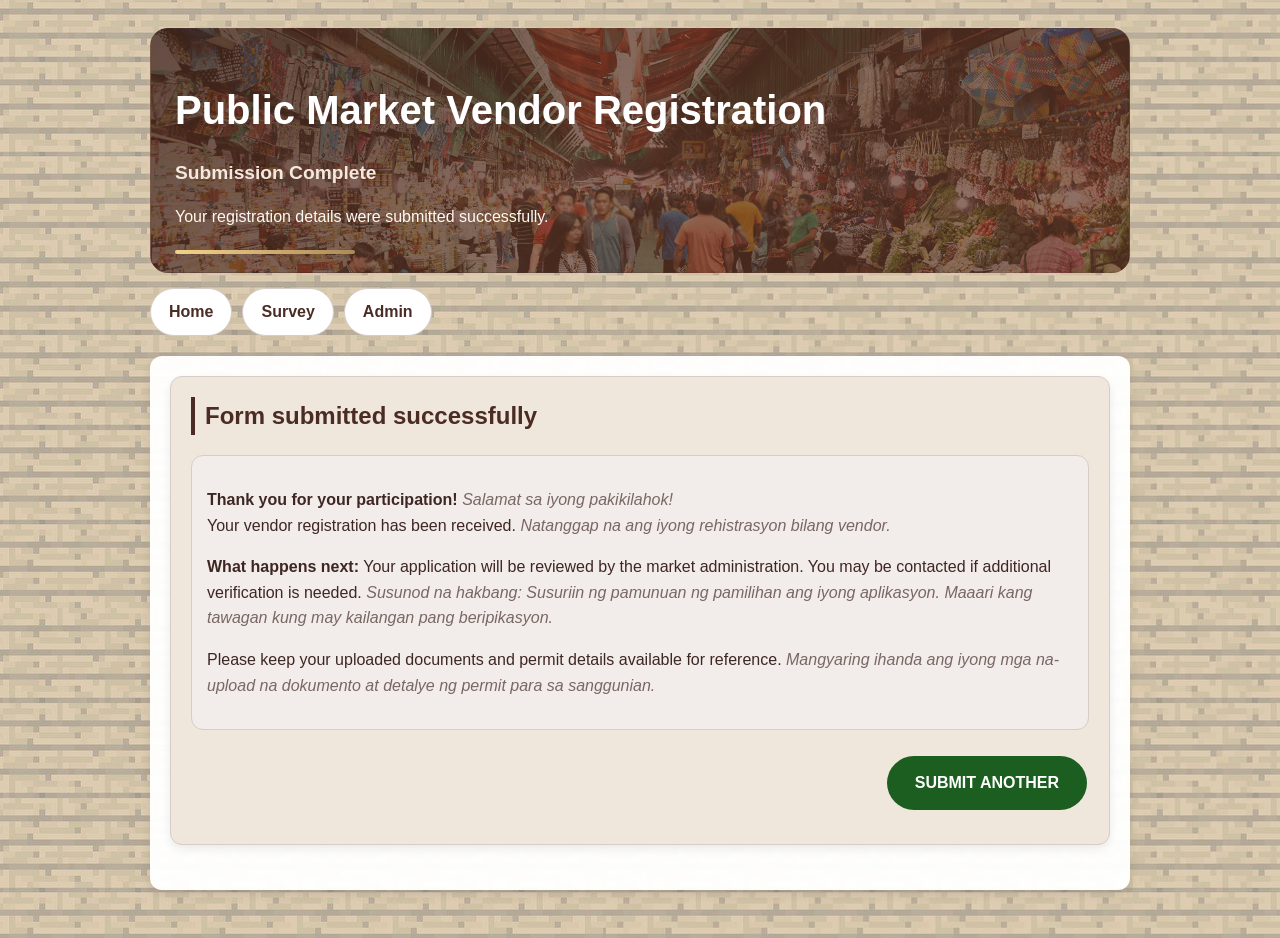
<file: system1-market/success.html>
<!doctype html>
<html>
   <head>
      <meta charset="UTF-8" />
      <meta name="viewport" content="width=device-width, initial-scale=1.0" />
      <title>Registration Submitted</title>
      <link rel="stylesheet" href="style.css" />
   </head>

   <body>
      <header class="page-header">
         <h1>Public Market Vendor Registration</h1>
         <h2>Submission Complete</h2>
         <p class="header-copy">Your registration details were submitted successfully.</p>
         <div class="gold-divider"></div>
      </header>

      <nav class="top-nav" aria-label="Primary navigation">
         <a href="../index.html">Home</a>
         <a href="market.html">Survey</a>
         <a href="admin.html">Admin</a>
      </nav>

      <div class="form-container">
         <section class="form-section">
            <h2 class="section-title">Form submitted successfully</h2>
            <div class="legal-box">
               <p>
                  <strong>Thank you for your participation!</strong>
                  <span class="label-translation"> Salamat sa iyong pakikilahok! </span> <br />Your vendor registration
                  has been received.
                  <span class="label-translation">Natanggap na ang iyong rehistrasyon bilang vendor. </span>
               </p>

               <p>
                  <strong>What happens next:</strong> Your application will be reviewed by the market administration.
                  You may be contacted if additional verification is needed.
                  <span class="label-translation"
                     >Susunod na hakbang: Susuriin ng pamunuan ng pamilihan ang iyong aplikasyon. Maaari kang tawagan
                     kung may kailangan pang beripikasyon.</span
                  >
               </p>

               <p>
                  Please keep your uploaded documents and permit details available for reference.
                  <span class="label-translation"
                     >Mangyaring ihanda ang iyong mga na-upload na dokumento at detalye ng permit para sa
                     sanggunian.</span
                  >
               </p>
            </div>

            <div class="actions">
               <a href="market.html" class="submit-btn" style="text-decoration: none; display: inline-block"
                  >SUBMIT ANOTHER</a
               >
            </div>
         </section>
      </div>
   </body>
</html>
</file>
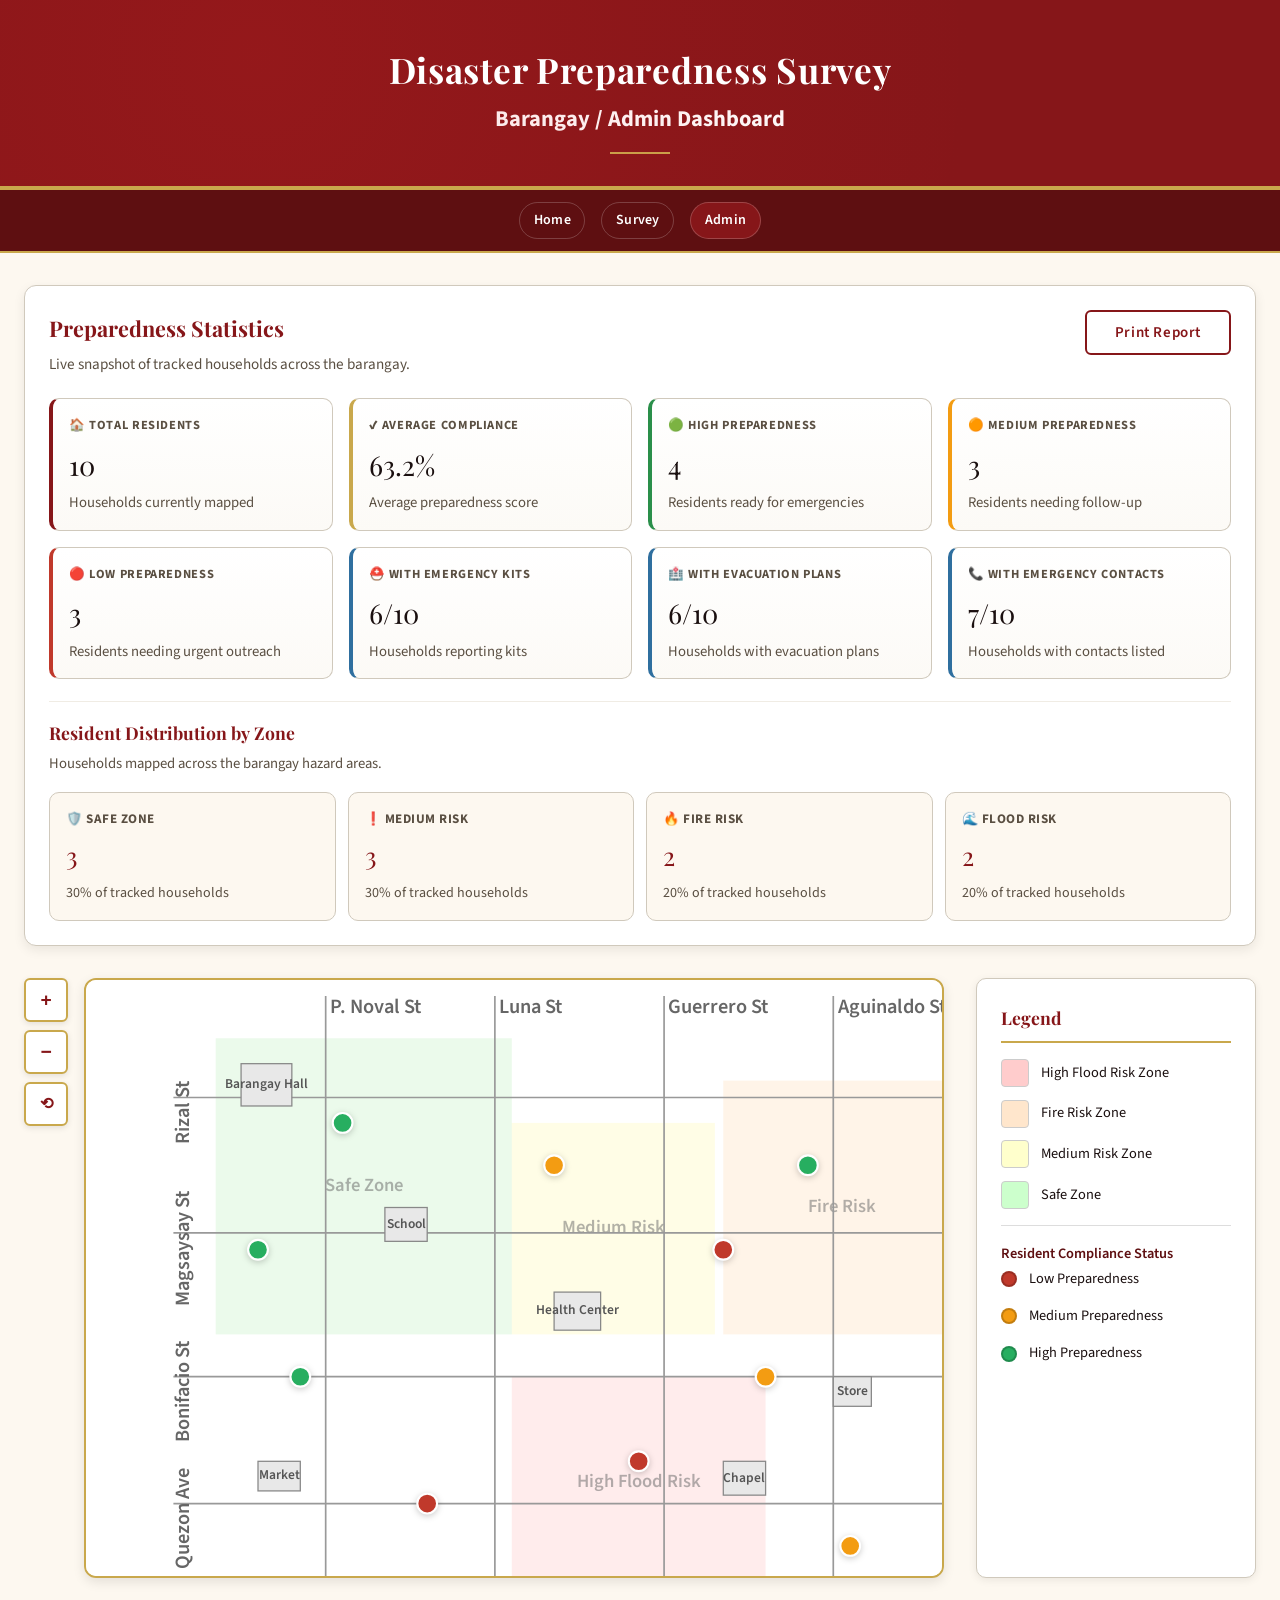
<file: system2-disaster/admin.html>
<!doctype html>
<html lang="en">
   <head>
      <meta charset="UTF-8" />
      <meta name="viewport" content="width=device-width, initial-scale=1.0" />
      <title>Admin Panel</title>
      <link
         href="https://fonts.googleapis.com/css2?family=Playfair+Display:wght@600&family=Source+Sans+3:wght@400;600&display=swap"
         rel="stylesheet"
      />
      <link rel="stylesheet" href="style.css" />
      <link rel="stylesheet" href="admin.css" />
      <link rel="stylesheet" href="admin-map.css" />
   </head>
   <body>
      <header class="page-header">
         <h1>Disaster Preparedness Survey</h1>
         <h2 class="">Barangay / Admin Dashboard</h2>
         <div class="gold-divider"></div>
      </header>
      <nav class="top-nav" aria-label="Primary navigation">
         <a href="/index.html">Home</a>
         <a href="/system2-disaster/disaster.html#survey">Survey</a>
         <a href="/system2-disaster/admin.html" class="nav-selected">Admin</a>
      </nav>

      <main class="admin-container">
         <section class="stats-panel" aria-labelledby="statsTitle">
            <div class="stats-panel-header">
               <div>
                  <h2 id="statsTitle">Preparedness Statistics</h2>
                  <p>
                     Live snapshot of tracked households across the barangay.
                  </p>
               </div>
               <button id="printReportBtn" type="button" class="btn-secondary">
                  Print Report
               </button>
            </div>
            <div id="statsGrid" class="stats-grid"></div>
            <div class="zone-summary">
               <div class="zone-summary-header">
                  <h3>Resident Distribution by Zone</h3>
                  <p>Households mapped across the barangay hazard areas.</p>
               </div>
               <div id="zoneGrid" class="zone-grid"></div>
            </div>
         </section>

         <section
            id="printableReport"
            class="print-report"
            aria-labelledby="printReportTitle"
         >
            <div class="print-report-header">
               <p class="report-eyebrow">Barangay Disaster Preparedness</p>
               <h2 id="printReportTitle">Resident Compliance Summary</h2>
               <p id="reportGeneratedAt" class="report-meta"></p>
            </div>
            <div id="reportSummaryGrid" class="report-summary-grid"></div>
            <div class="report-priority">
               <h3>Priority Households</h3>
               <div id="priorityList" class="priority-list"></div>
            </div>
            <div class="report-table-wrap">
               <table class="report-table">
                  <thead>
                     <tr>
                        <th>Resident</th>
                        <th>Address</th>
                        <th>Zone</th>
                        <th>Score</th>
                        <th>Kit</th>
                        <th>Evac Plan</th>
                        <th>Contacts</th>
                        <th>Status</th>
                     </tr>
                  </thead>
                  <tbody id="reportTableBody"></tbody>
               </table>
            </div>
         </section>

         <!-- Map Section -->
         <div class="map-section">
            <div class="map-container">
               <div class="zoom-controls">
                  <button id="zoomInBtn" class="zoom-btn" title="Zoom In">
                     +
                  </button>
                  <button id="zoomOutBtn" class="zoom-btn" title="Zoom Out">
                     −
                  </button>
                  <button
                     id="resetZoomBtn"
                     class="zoom-btn zoom-reset"
                     title="Reset View"
                  >
                     ⟲
                  </button>
               </div>
               <div class="map-wrapper">
                  <svg
                     id="barangayMap"
                     class="barangay-map"
                     viewBox="0 0 1000 800"
                     xmlns="http://www.w3.org/2000/svg"
                  ></svg>
               </div>
            </div>
            <div class="map-legend">
               <h3>Legend</h3>
               <div class="legend-item">
                  <span class="legend-color" style="background: #ffcccc"></span>
                  <span>High Flood Risk Zone</span>
               </div>
               <div class="legend-item">
                  <span class="legend-color" style="background: #ffe6cc"></span>
                  <span>Fire Risk Zone</span>
               </div>
               <div class="legend-item">
                  <span class="legend-color" style="background: #ffffcc"></span>
                  <span>Medium Risk Zone</span>
               </div>
               <div class="legend-item">
                  <span class="legend-color" style="background: #ccffcc"></span>
                  <span>Safe Zone</span>
               </div>
               <hr
                  style="
                     margin: 1rem 0;
                     border: none;
                     border-top: 1px solid #ddd;
                  "
               />
               <h4 style="margin-top: 0.75rem; font-size: 0.9rem">
                  Resident Compliance Status
               </h4>
               <div class="legend-item">
                  <span
                     class="legend-marker"
                     style="background: #c0392b"
                  ></span>
                  <span>Low Preparedness</span>
               </div>
               <div class="legend-item">
                  <span
                     class="legend-marker"
                     style="background: #f39c12"
                  ></span>
                  <span>Medium Preparedness</span>
               </div>
               <div class="legend-item">
                  <span
                     class="legend-marker"
                     style="background: #27ae60"
                  ></span>
                  <span>High Preparedness</span>
               </div>
            </div>
         </div>

         <!-- Tooltip -->
         <div id="mapTooltip" class="map-tooltip" style="display: none"></div>
      </main>
      <script src="admin-map.js"></script>
   </body>
</html>
</file>
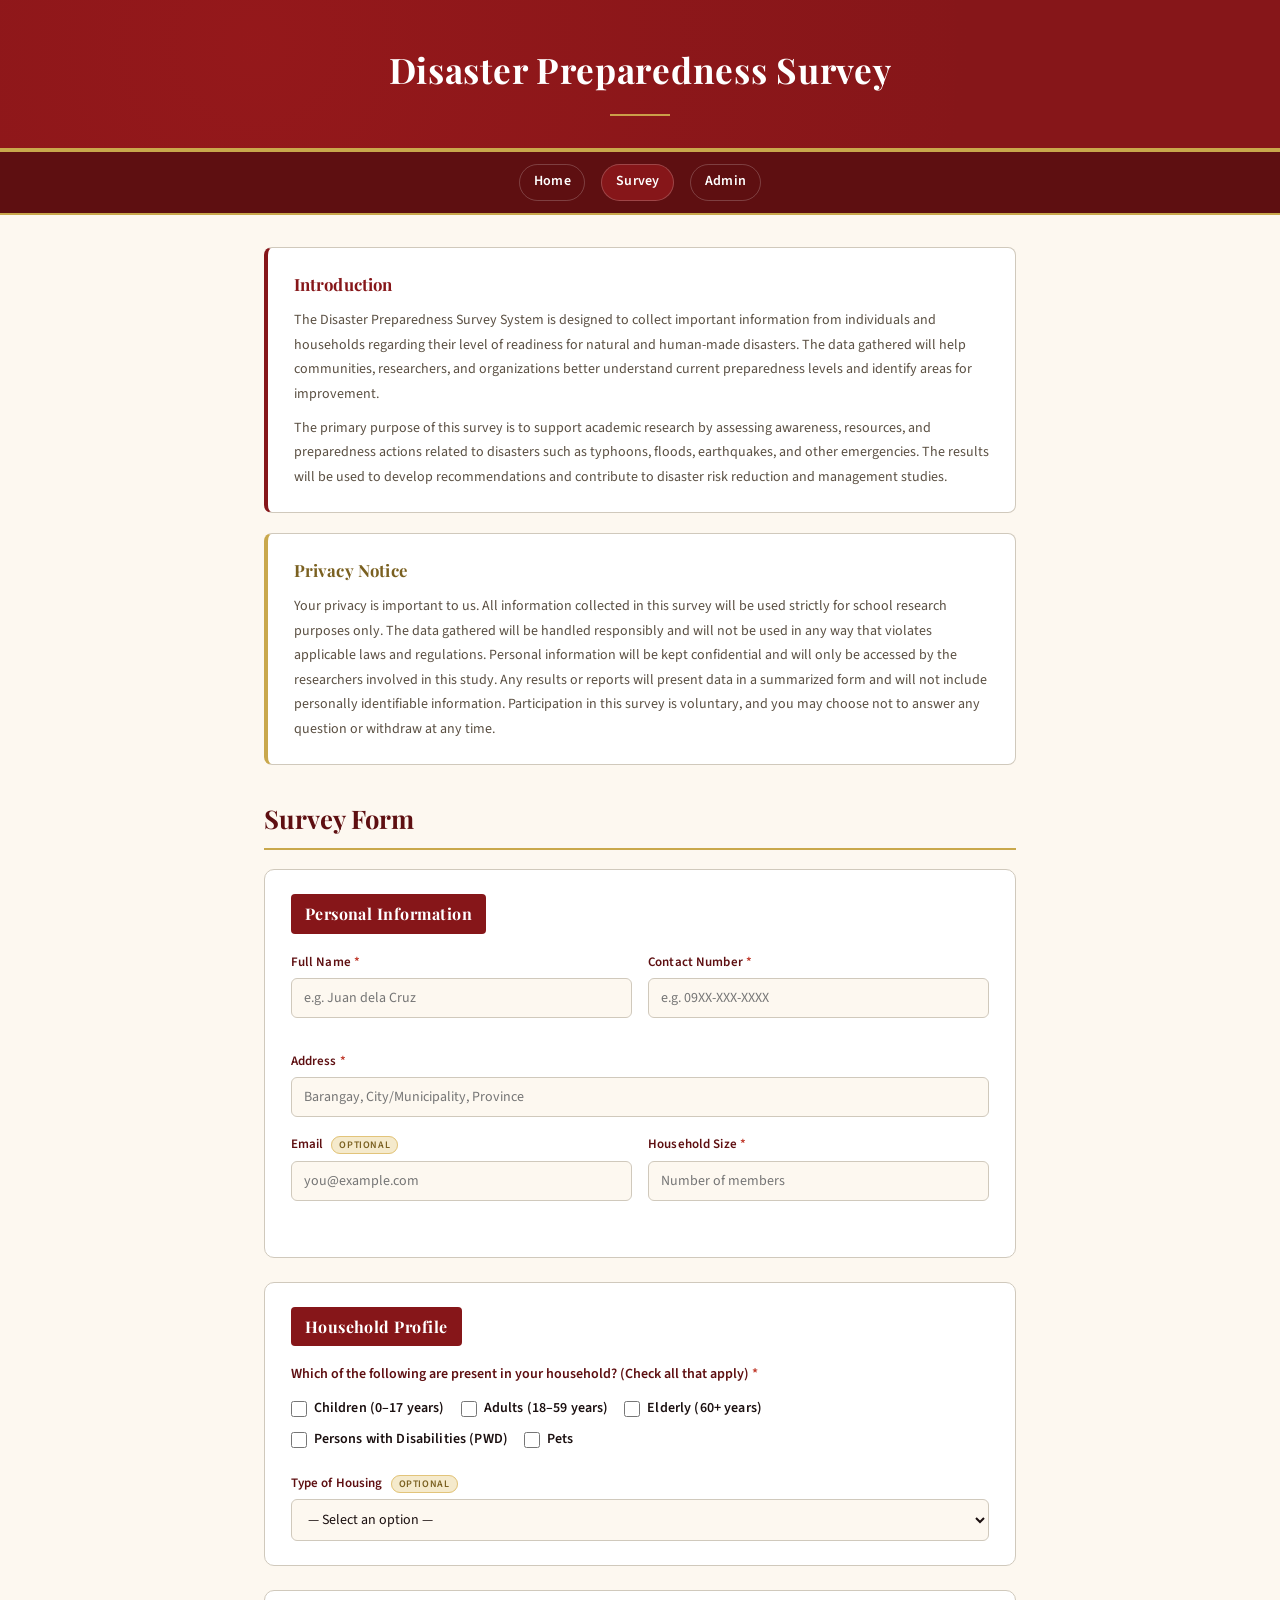
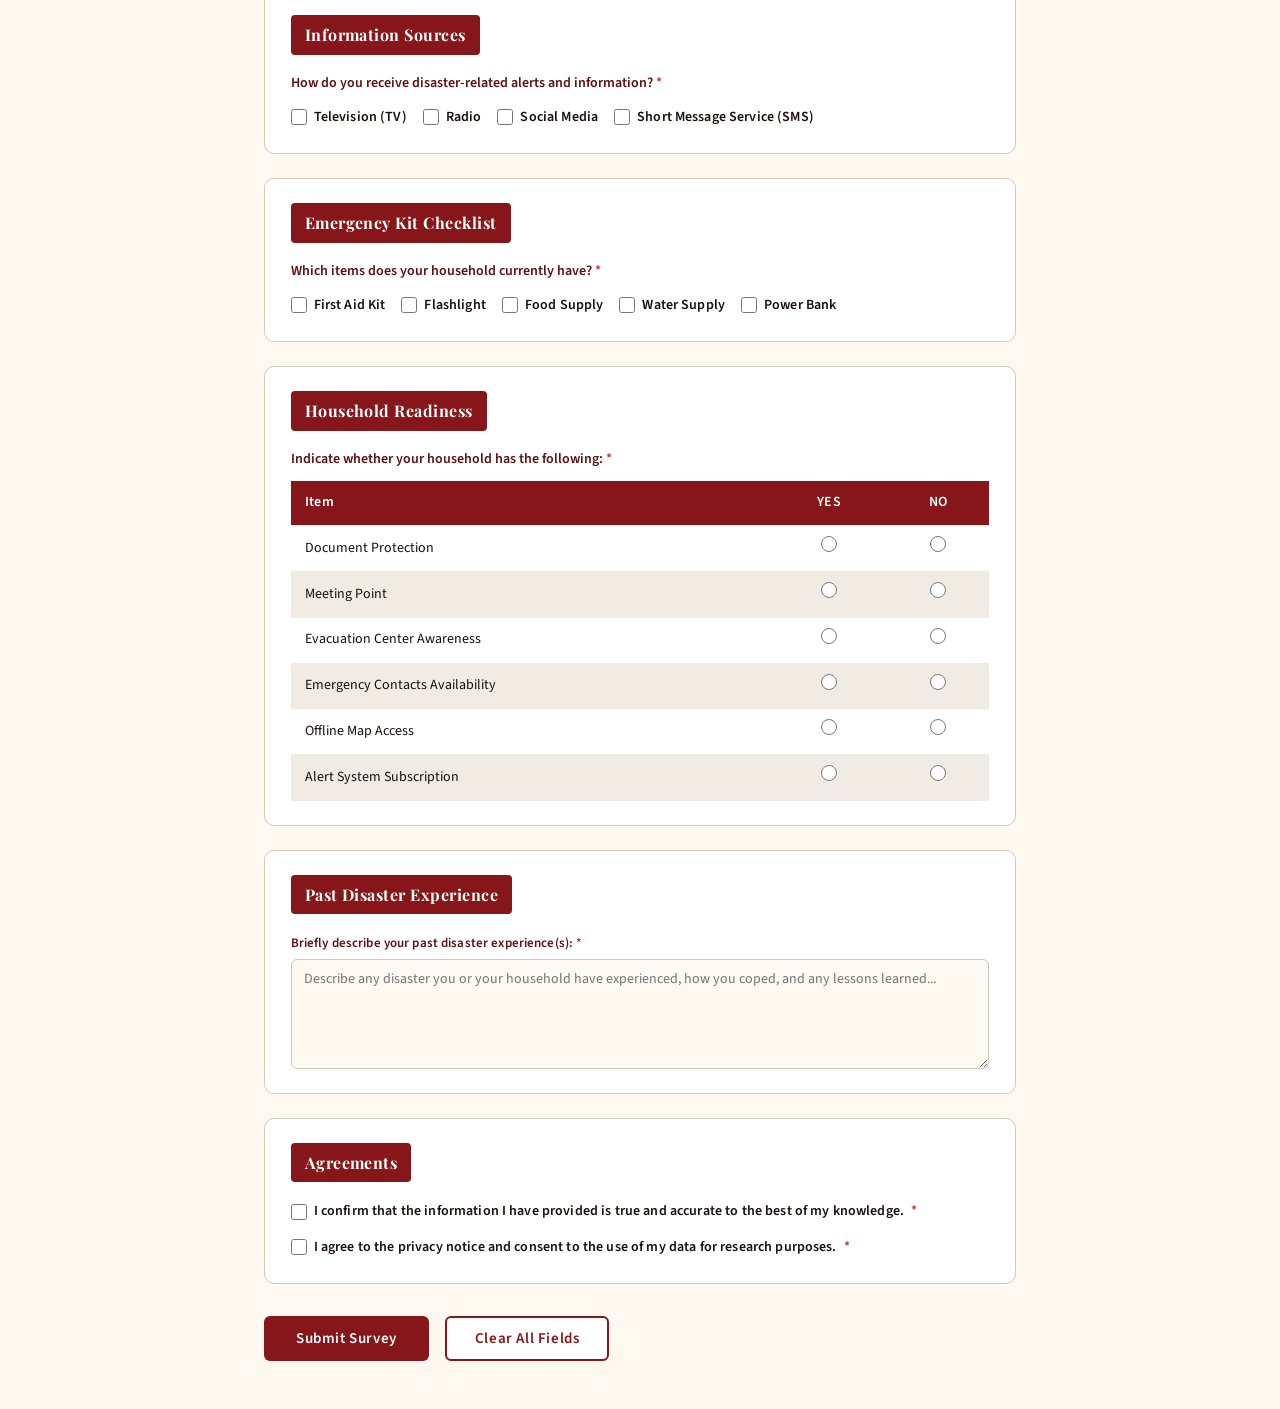
<file: system2-disaster/disaster.html>
<!doctype html>
<html>
   <head>
      <meta charset="UTF-8" />
      <meta name="viewport" content="width=device-width, initial-scale=1.0" />
      <title>Survey Form</title>
      <link
         href="https://fonts.googleapis.com/css2?family=Playfair+Display:wght@500;700&family=Source+Sans+3:wght@300;400;600&display=swap"
         rel="stylesheet"
      />
      <link rel="stylesheet" href="style.css" />
   </head>
   <body>
      <header class="page-header">
         <h1>Disaster Preparedness Survey</h1>
         <div class="gold-divider"></div>
      </header>

      <nav class="top-nav" aria-label="Primary navigation">
         <a href="../index.html">Home</a>
         <a href="#survey" class="nav-selected">Survey</a>
         <a href="/system2-disaster/admin.html">Admin</a>
      </nav>

      <div class="page-body">
         <!-- Introduction -->
         <div class="info-card">
            <h2>Introduction</h2>
            <p>
               The Disaster Preparedness Survey System is designed to collect
               important information from individuals and households regarding
               their level of readiness for natural and human-made disasters.
               The data gathered will help communities, researchers, and
               organizations better understand current preparedness levels and
               identify areas for improvement.
            </p>
            <p>
               The primary purpose of this survey is to support academic
               research by assessing awareness, resources, and preparedness
               actions related to disasters such as typhoons, floods,
               earthquakes, and other emergencies. The results will be used to
               develop recommendations and contribute to disaster risk reduction
               and management studies.
            </p>
         </div>

         <!-- Privacy Notice -->
         <div class="info-card privacy-card">
            <h2>Privacy Notice</h2>
            <p>
               Your privacy is important to us. All information collected in
               this survey will be used strictly for school research purposes
               only. The data gathered will be handled responsibly and will not
               be used in any way that violates applicable laws and regulations.
               Personal information will be kept confidential and will only be
               accessed by the researchers involved in this study. Any results
               or reports will present data in a summarized form and will not
               include personally identifiable information. Participation in
               this survey is voluntary, and you may choose not to answer any
               question or withdraw at any time.
            </p>
         </div>

         <h2 class="form-title" id="survey">Survey Form</h2>

         <form id="surveyForm" novalidate>
            <!-- Personal Information -->
            <div class="survey-section">
               <div class="section-title">Personal Information</div>

               <div class="field-row">
                  <div class="field-group">
                     <label for="fname"
                        >Full Name <span style="color: #c0392b">*</span></label
                     >
                     <input
                        type="text"
                        id="fname"
                        name="fname"
                        placeholder="e.g. Juan dela Cruz"
                     />
                     <span class="error-msg" id="err-fname"
                        >Full name is required.</span
                     >
                  </div>
                  <div class="field-group">
                     <label for="contact"
                        >Contact Number
                        <span style="color: #c0392b">*</span></label
                     >
                     <input
                        type="text"
                        id="contact"
                        name="contact"
                        placeholder="e.g. 09XX-XXX-XXXX"
                     />
                     <span class="error-msg" id="err-contact"
                        >Contact number is required.</span
                     >
                  </div>
               </div>

               <div class="field-group">
                  <label for="address"
                     >Address <span style="color: #c0392b">*</span></label
                  >
                  <input
                     type="text"
                     id="address"
                     name="address"
                     placeholder="Barangay, City/Municipality, Province"
                  />
                  <span class="error-msg" id="err-address"
                     >Address is required.</span
                  >
               </div>

               <div class="field-row">
                  <div class="field-group">
                     <label for="email"
                        >Email
                        <span class="optional-badge">optional</span></label
                     >
                     <input
                        type="email"
                        id="email"
                        name="email"
                        placeholder="you@example.com"
                     />
                     <span class="error-msg" id="err-email"
                        >Please enter a valid email address.</span
                     >
                  </div>
                  <div class="field-group">
                     <label for="household"
                        >Household Size
                        <span style="color: #c0392b">*</span></label
                     >
                     <input
                        type="number"
                        id="household"
                        name="household"
                        placeholder="Number of members"
                        min="1"
                     />
                     <span class="error-msg" id="err-household"
                        >Please enter household size (at least 1).</span
                     >
                  </div>
               </div>
            </div>

            <!-- Household Profile -->
            <div class="survey-section">
               <div class="section-title">Household Profile</div>

               <span class="sub-label"
                  >Which of the following are present in your household? (Check
                  all that apply) <span style="color: #c0392b">*</span></span
               >
               <div
                  class="check-group"
                  id="comp-group"
                  style="margin-bottom: 1.25rem"
               >
                  <label class="check-item"
                     ><input type="checkbox" name="comp" value="children" />
                     Children (0–17 years)</label
                  >
                  <label class="check-item"
                     ><input type="checkbox" name="comp" value="adults" />
                     Adults (18–59 years)</label
                  >
                  <label class="check-item"
                     ><input type="checkbox" name="comp" value="elderly" />
                     Elderly (60+ years)</label
                  >
                  <label class="check-item"
                     ><input type="checkbox" name="comp" value="pwd" /> Persons
                     with Disabilities (PWD)</label
                  >
                  <label class="check-item"
                     ><input type="checkbox" name="comp" value="pets" />
                     Pets</label
                  >
               </div>
               <span
                  class="error-msg"
                  id="err-comp"
                  style="display: none; margin-bottom: 0.8rem"
                  >Please select at least one household member type.</span
               >

               <div class="field-group">
                  <label for="housetype"
                     >Type of Housing
                     <span class="optional-badge">optional</span></label
                  >
                  <select id="housetype" name="housetype">
                     <option value="">— Select an option —</option>
                     <option value="single">Single-story</option>
                     <option value="highrise">High-rise</option>
                     <option value="informal">Informal settlement</option>
                     <option value="other">Others (please specify)</option>
                  </select>
               </div>
            </div>

            <!-- Information Sources -->
            <div class="survey-section">
               <div class="section-title">Information Sources</div>
               <span class="sub-label"
                  >How do you receive disaster-related alerts and information?
                  <span style="color: #c0392b">*</span></span
               >
               <div class="check-group" id="source-group">
                  <label class="check-item"
                     ><input type="checkbox" name="source" value="tv" />
                     Television (TV)</label
                  >
                  <label class="check-item"
                     ><input type="checkbox" name="source" value="radio" />
                     Radio</label
                  >
                  <label class="check-item"
                     ><input
                        type="checkbox"
                        name="source"
                        value="socialmedia"
                     />
                     Social Media</label
                  >
                  <label class="check-item"
                     ><input type="checkbox" name="source" value="sms" /> Short
                     Message Service (SMS)</label
                  >
               </div>
               <span
                  class="error-msg"
                  id="err-source"
                  style="display: none; margin-top: 0.5rem"
                  >Please select at least one information source.</span
               >
            </div>

            <!-- Emergency Kit -->
            <div class="survey-section">
               <div class="section-title">Emergency Kit Checklist</div>
               <span class="sub-label"
                  >Which items does your household currently have?
                  <span style="color: #c0392b">*</span></span
               >
               <div class="check-group" id="kit-group">
                  <label class="check-item"
                     ><input type="checkbox" name="kit" value="firstaid" />
                     First Aid Kit</label
                  >
                  <label class="check-item"
                     ><input type="checkbox" name="kit" value="flashlight" />
                     Flashlight</label
                  >
                  <label class="check-item"
                     ><input type="checkbox" name="kit" value="food" /> Food
                     Supply</label
                  >
                  <label class="check-item"
                     ><input type="checkbox" name="kit" value="water" /> Water
                     Supply</label
                  >
                  <label class="check-item"
                     ><input type="checkbox" name="kit" value="powerbank" />
                     Power Bank</label
                  >
               </div>
               <span
                  class="error-msg"
                  id="err-kit"
                  style="display: none; margin-top: 0.5rem"
                  >Please check at least one emergency kit item.</span
               >
            </div>

            <!-- Household Readiness -->
            <div class="survey-section">
               <div class="section-title">Household Readiness</div>
               <span class="sub-label"
                  >Indicate whether your household has the following:
                  <span style="color: #c0392b">*</span></span
               >
               <div class="readiness-wrap">
                  <table class="readiness-table">
                     <thead>
                        <tr>
                           <th>Item</th>
                           <th>YES</th>
                           <th>NO</th>
                        </tr>
                     </thead>
                     <tbody>
                        <tr>
                           <td>Document Protection</td>
                           <td>
                              <input type="radio" name="r_doc" value="yes" />
                           </td>
                           <td>
                              <input type="radio" name="r_doc" value="no" />
                           </td>
                        </tr>
                        <tr>
                           <td>Meeting Point</td>
                           <td>
                              <input type="radio" name="r_meet" value="yes" />
                           </td>
                           <td>
                              <input type="radio" name="r_meet" value="no" />
                           </td>
                        </tr>
                        <tr>
                           <td>Evacuation Center Awareness</td>
                           <td>
                              <input type="radio" name="r_evac" value="yes" />
                           </td>
                           <td>
                              <input type="radio" name="r_evac" value="no" />
                           </td>
                        </tr>
                        <tr>
                           <td>Emergency Contacts Availability</td>
                           <td>
                              <input
                                 type="radio"
                                 name="r_contacts"
                                 value="yes"
                              />
                           </td>
                           <td>
                              <input
                                 type="radio"
                                 name="r_contacts"
                                 value="no"
                              />
                           </td>
                        </tr>
                        <tr>
                           <td>Offline Map Access</td>
                           <td>
                              <input type="radio" name="r_map" value="yes" />
                           </td>
                           <td>
                              <input type="radio" name="r_map" value="no" />
                           </td>
                        </tr>
                        <tr>
                           <td>Alert System Subscription</td>
                           <td>
                              <input type="radio" name="r_alert" value="yes" />
                           </td>
                           <td>
                              <input type="radio" name="r_alert" value="no" />
                           </td>
                        </tr>
                     </tbody>
                  </table>
               </div>
               <span
                  class="error-msg"
                  id="err-readiness"
                  style="display: none; margin-top: 0.5rem"
                  >Please answer all readiness items.</span
               >
            </div>

            <!-- Past Disaster Experience -->
            <div class="survey-section">
               <div class="section-title">Past Disaster Experience</div>
               <div class="field-group">
                  <label for="pastexp"
                     >Briefly describe your past disaster experience(s):
                     <span style="color: #c0392b">*</span></label
                  >
                  <textarea
                     id="pastexp"
                     name="pastexp"
                     placeholder="Describe any disaster you or your household have experienced, how you coped, and any lessons learned..."
                  ></textarea>
                  <span class="error-msg" id="err-pastexp"
                     >Please share your past disaster experience.</span
                  >
               </div>
            </div>

            <!-- Agreements -->
            <div class="survey-section">
               <div class="section-title">Agreements</div>
               <div style="display: flex; flex-direction: column; gap: 12px">
                  <label class="check-item">
                     <input type="checkbox" id="terms" name="terms" />
                     I confirm that the information I have provided is true and
                     accurate to the best of my knowledge.
                     <span style="color: #c0392b">*</span>
                  </label>
                  <span class="error-msg" id="err-terms"
                     >You must confirm the accuracy of your responses.</span
                  >
                  <label class="check-item">
                     <input type="checkbox" id="wasteagree" name="wasteagree" />
                     I agree to the privacy notice and consent to the use of my
                     data for research purposes.
                     <span style="color: #c0392b">*</span>
                  </label>
                  <span class="error-msg" id="err-waste"
                     >You must agree to the privacy notice.</span
                  >
               </div>
            </div>

            <div class="btn-row">
               <button type="submit" class="btn-primary">Submit Survey</button>
               <button type="button" id="clearFormBtn" class="btn-secondary">
                  Clear All Fields
               </button>
            </div>
         </form>
      </div>

      <div class="toast" id="toast"></div>
      <script src="script.js"></script>
   </body>
</html>
</file>
<file: style.css>
*,
*::before,
*::after {
  box-sizing: border-box;
  margin: 0;
  padding: 0;
}

html {
  scroll-behavior: smooth;
  font-size: 16px;
}

body {
  font-family: "Source Sans 3", "Segoe UI", sans-serif;
  font-size: 1rem;
  line-height: 1.6;
  color: #1e1516;
  background: #fdf8f1;
  background-image:
    radial-gradient(ellipse 55% 40% at 2% 0%, rgba(201, 162, 39, 0.16) 0%, transparent 65%),
    radial-gradient(ellipse 40% 35% at 98% 90%, rgba(123, 17, 19, 0.09) 0%, transparent 60%);
  min-height: 100vh;
  -webkit-font-smoothing: antialiased;
  overflow-x: hidden;
}

img {
  display: block;
  max-width: 100%;
  border-radius: 8px;
}

a {
  color: inherit;
}

:focus-visible {
  outline: 3px solid #c9a227;
  outline-offset: 3px;
  border-radius: 8px;
}

/* PAGE */
.page {
  width: min(1060px, calc(100% - 2rem));
  margin: 0 auto;
  padding: 1.5rem 0 2rem;
  display: flex;
  flex-direction: column;
  gap: 1.1rem;
}

/* HEADER */
.header {
  position: relative;
  overflow: hidden;
  padding: 1.35rem 2rem 1.5rem;
  border-radius: 28px;
  background: linear-gradient(135deg, #5c0d10 0%, #7b1113 55%, #8f171a 100%);
  border: 1px solid rgba(123, 17, 19, 0.18);
  box-shadow: 0 14px 36px rgba(79, 12, 14, 0.14);
  color: #fff;
}

.header::before {
  content: "";
  position: absolute;
  border-radius: inherit;
  background:
    radial-gradient(ellipse 34% 58% at 14% 16%, rgba(201, 162, 39, 0.2) 0%, transparent 70%),
    radial-gradient(ellipse 30% 52% at 88% 22%, rgba(255, 255, 255, 0.08) 0%, transparent 72%);
  z-index: 0;
}

.header::after {
  content: "";
  position: absolute;
  left: 50%;
  bottom: 0.9rem;
  width: min(140px, 32%);
  height: 4px;
  transform: translateX(-50%);
  background: linear-gradient(90deg, #e0bb55, #7b1113);
  border-radius: 999px;
  opacity: 0.9;
}

.header__inner {
  position: relative;
  z-index: 1;
  max-width: 620px;
  margin: 0 auto;
  text-align: center;
}

.header__eyebrow {
  display: inline-flex;
  align-items: center;
  gap: 0.5rem;
  margin-bottom: 0.7rem;
  padding: 0.28rem 0.8rem;
  border: 1px solid rgba(255, 255, 255, 0.18);
  border-radius: 999px;
  background: rgba(255, 255, 255, 0.09);
  font-size: 0.75rem;
  font-weight: 600;
  letter-spacing: 0.07em;
  text-transform: uppercase;
  color: rgba(255, 248, 235, 0.92);
}

.header__dot {
  width: 6px;
  height: 6px;
  border-radius: 50%;
  background: #e0bb55;
  box-shadow: 0 0 0 4px rgba(224, 187, 85, 0.16);
  animation: blink 2.4s ease-in-out infinite;
}

@keyframes blink {
  0%,
  100% {
    opacity: 1;
  }
  50% {
    opacity: 0.45;
  }
}

.header__title {
  font-family: "Lora", Georgia, serif;
  font-size: clamp(2.2rem, 4.8vw, 3.2rem);
  font-weight: 600;
  line-height: 1.02;
  margin-bottom: 0.5rem;
  color: #fffdf8;
}

.header__desc {
  font-size: 0.96rem;
  color: rgba(255, 248, 235, 0.86);
  line-height: 1.55;
  max-width: 46ch;
  margin: 0 auto;
}

/* MAIN */
.main {
  display: flex;
  flex-direction: column;
  gap: 0.9rem;
}

section {
  margin-top: 1.25em;
}

.section-label {
  font-size: 0.72rem;
  font-weight: 700;
  letter-spacing: 0.1em;
  text-transform: uppercase;
  color: #7b1113;
  margin-bottom: 0.75rem;
  display: flex;
  align-items: center;
  gap: 0.55rem;
}

.section-label::after {
  content: "";
  flex: 1;
  height: 1px;
  background: rgba(123, 17, 19, 0.11);
}

/* CARDS */
.card-row {
  display: grid;
  grid-template-columns: 1fr 1fr;
  gap: 1.1rem;
}

.card {
  display: flex;
  flex-direction: column;
  border-radius: 20px;
  border: 1px solid rgba(123, 17, 19, 0.11);
  background: #ffffff;
  box-shadow: 0 6px 20px rgba(79, 12, 14, 0.11);
  overflow: hidden;
  transition: all 0.25s cubic-bezier(0.22, 1, 0.36, 1);
}

.card:hover,
.card:focus-within {
  transform: translateY(-4px);
  box-shadow: 0 14px 36px rgba(79, 12, 14, 0.14);
  background: #f3efeb;
  border-color: rgba(30, 21, 22, 0.2);
}

.card__top {
  position: relative;
  overflow: hidden;
  height: 195px;
  background: #e8e0d5;
}

.card__top::after {
  content: "";
  position: absolute;
  inset: 0;
  background: rgba(68, 68, 68, 0);
  transition: background 0.25s cubic-bezier(0.22, 1, 0.36, 1);
}

.card__photo {
  width: 100%;
  height: 100%;
  object-fit: cover;
  transition:
    transform 0.4s cubic-bezier(0.22, 1, 0.36, 1),
    filter 0.25s;
}

.card:hover .card__photo {
  transform: scale(1.03);
  filter: grayscale(100%) brightness(0.8);
}

.card:hover .card__top::after,
.card:focus-within .card__top::after {
  background: rgba(96, 96, 96, 0.18);
}

.card__body {
  display: flex;
  flex-direction: column;
  flex: 1;
  padding: 1.15rem 1.3rem 1.3rem;
  gap: 0.3rem;
}

.card__num {
  font-size: 0.7rem;
  font-weight: 700;
  letter-spacing: 0.1em;
  text-transform: uppercase;
  color: #7b1113;
}

.card__title {
  font-family: "Lora", Georgia, serif;
  font-size: 1.15rem;
  font-weight: 600;
  line-height: 1.25;
  color: #4f0c0e;
}

.card__desc {
  font-size: 0.88rem;
  color: #5a4345;
  line-height: 1.62;
  flex: 1;
}

.card__btn {
  display: inline-flex;
  align-items: center;
  gap: 0.4rem;
  margin-top: 0.85rem;
  padding: 0.6rem 1.1rem;
  border-radius: 999px;
  background: #7b1113;
  color: #fff;
  font-weight: 600;
  font-size: 0.85rem;
  text-decoration: none;
  box-shadow: 0 2px 8px rgba(79, 12, 14, 0.2);
  transition: all 0.2s;
}

.card__btn:hover,
.card__btn:focus-visible {
  background: #4f0c0e;
  transform: translateY(-1px);
  box-shadow: 0 4px 14px rgba(79, 12, 14, 0.26);
}

.card__btn svg {
  transition: transform 0.18s;
}

.card__btn:hover svg {
  transform: translateX(3px);
}

/* NOTICE */
.notice {
  display: flex;
  gap: 0.7rem;
  padding: 0.9rem 1.2rem;
  border-radius: 12px;
  background: rgba(201, 162, 39, 0.1);
  border: 1px solid rgba(201, 162, 39, 0.28);
}

.notice p {
  font-size: 0.845rem;
  color: #5a4345;
  line-height: 1.58;
}

/* FOOTER */
.footer {
  width: 100vw;
  margin-left: calc(50% - 50vw);
  padding: 1rem 1.5rem;
  background: #e7e7e7;
  border-top: 1px solid rgba(30, 21, 22, 0.08);
  text-align: center;
  display: flex;
  flex-direction: column;
  gap: 0.15rem;
}

.footer__course {
  font-size: 0.875rem;
  font-weight: 700;
  color: #4f0c0e;
}

.footer__sub {
  font-size: 0.82rem;
  color: #5a4345;
}

.footer__sub strong {
  color: #7b1113;
}

/* DEVELOPERS */
.developer-grid {
  display: grid;
  grid-template-columns: repeat(3, 1fr);
  gap: 1rem;
}

.developer-card {
  display: flex;
  gap: 0.9rem;
  padding: 0.95rem;
  border-radius: 12px;
  background: #fff;
  border: 1px solid rgba(123, 17, 19, 0.11);
  box-shadow: 0 2px 8px rgba(79, 12, 14, 0.08);
}

.avatar {
  width: 56px;
  height: 56px;
  border-radius: 10px;
  background: #7b1113;
  color: #fff;
  display: flex;
  align-items: center;
  justify-content: center;
  font-weight: 700;
}

.developer-name {
  font-size: 1rem;
  font-weight: 700;
  color: #4f0c0e;
}

.developer-role {
  font-size: 0.88rem;
  color: #5a4345;
}

/* MEDIA */
@media (max-width: 780px) {
  .card-row {
    grid-template-columns: 1fr;
  }
}

@media (max-width: 520px) {
  .developer-grid {
    grid-template-columns: 1fr;
  }
}
</file>
<file: system1-market/style.css>
/*========================
COLORS
========================*/

:root {
  --brown: #4b2c24;
  --light-brown: #8b6b5e;
  --tan: #efe6dc;
  --light: #f1e6dc;
  --border: #d7ccc8;
  --success: #1b5e20;
  --warning: #b71c1c;
}

/*========================
GLOBAL
========================*/

* {
  box-sizing: border-box;
}

body {
  font-family: Arial, sans-serif;
  color: #3e2723;
  line-height: 1.6;
  padding: 20px;
  background: transparent;
}

/*========================
PAGE HEADER
========================*/

.page-header {
  position: relative;
  z-index: 2;
  margin: 0 auto 14px;
  max-width: 980px;
  padding: 22px 24px 18px;
  border-radius: 18px;
  border: 1px solid rgba(93, 64, 55, 0.16);
  background:
    linear-gradient(135deg, rgba(70, 41, 30, 0.84) 0%, rgba(97, 55, 39, 0.72) 50%),
    url("../assets/public-market-hangar.webp") center / cover no-repeat;
  color: #fff8f2;
  box-shadow: var(--shadow);
  overflow: hidden;
}

.page-header h1 {
  font-size: 2.5rem;
  margin-bottom: 10px;
  color: white;
}

.page-header h2 {
  font-size: 1.2rem;
  margin-bottom: 15px;
  color: #f5e8dd;
}

.header-copy {
  max-width: 700px;
  margin-bottom: 20px;
}

.gold-divider {
  width: 180px;
  height: 4px;

  border-radius: 10px;

  background: linear-gradient(to right, #f3d38a, #ad8a58);
}

/*========================
NAVIGATION
========================*/

.top-nav {
  max-width: 980px;
  margin: 15px auto 20px;

  display: flex;
  flex-wrap: wrap;
  gap: 10px;
}

.top-nav a {
  text-decoration: none;

  padding: 10px 18px;

  background: white;
  color: var(--brown);

  border: 1px solid var(--border);
  border-radius: 30px;

  font-weight: bold;

  transition: 0.2s;
}

.top-nav a:hover {
  background: var(--light);
}

.nav-selected {
  background: var(--brown) !important;
  color: white !important;
}

/*========================
FORM CONTAINER
========================*/

.form-container {
  max-width: 980px;

  margin: 20px auto;
  padding: 20px;

  background: rgba(255, 255, 255, 0.97);

  border-radius: 12px;

  box-shadow: 0 4px 10px rgba(0, 0, 0, 0.1);
}

.form-container h1 {
  color: var(--brown);
  margin-bottom: 15px;
}

/*========================
FORM SECTIONS
========================*/

.form-section {
  margin-bottom: 25px;

  padding: 20px;

  background: var(--tan);

  border: 1px solid var(--border);
  border-radius: 12px;

  box-shadow: 0 4px 10px rgba(0, 0, 0, 0.08);
}

.section-title {
  margin-top: 0;
  margin-bottom: 20px;

  padding-left: 10px;

  border-left: 4px solid var(--brown);

  color: var(--brown);
}

.intro-box {
  margin-bottom: 30px;

  padding: 20px;

  background: var(--light);

  border: 1px solid var(--border);
  border-left: 4px solid var(--brown);

  border-radius: 10px;

  box-shadow: 0 4px 10px rgba(0, 0, 0, 0.08);
}

.admin-style {
  border: 2px dashed var(--brown);
}

/*========================
GRID
========================*/

.grid-row {
  display: grid;
  grid-template-columns: 1fr 1fr;

  gap: 20px;

  margin-bottom: 15px;
  align-items: start;
}

.input-group {
  width: 100%;
  padding: 8px 0;
  padding: 8px 0;
}

/*========================
LABELS + INPUTS
========================*/

label {
  display: block;

  margin-bottom: 5px;

  font-size: 0.9rem;
  font-weight: bold;
  text-transform: uppercase;

  color: #5d4037;
}

.label-translation {
  display: inline;
  font-style: italic;
  font-weight: normal;
  text-transform: none;
  opacity: 0.67;
}

input[type="text"],
input[type="tel"],
input[type="email"],
input[type="number"],
input[type="date"],
select {
  width: 100%;

  padding: 12px;

  border: 1px solid var(--border);
  border-radius: 10px;

  background: white;

  font-size: 0.9rem;
}

input[type="file"] {
  width: 100%;

  padding: 10px 15px;

  border: 1px solid var(--border);
  border-radius: 10px;

  background: white;
}

input:focus,
select:focus {
  outline: none;
  border-color: var(--brown);

  box-shadow: 0 0 0 2px rgb(173, 139, 58);
}

.uppercased {
  text-transform: uppercase;
}

/*========================
CHECKBOXES + RADIO
========================*/

label {
  cursor: pointer;
}

input[type="checkbox"],
input[type="radio"] {
  width: 18px;
  height: 18px;
  min-width: 18px;
  min-height: 18px;
  flex-shrink: 0;
  cursor: pointer;
  accent-color: var(--brown);
  vertical-align: middle;
}

.radio-row {
  display: flex;
  flex-wrap: wrap;
  display: flex;
  flex-wrap: wrap;
  gap: 15px;

  padding: 12px;

  background: white;

  border: 1px solid var(--border);
  border-radius: 10px;
}

.check-item {
  display: flex;
  align-items: center;
  gap: 10px;

  margin-bottom: 5px;
  padding: 10px 15px;

  background: white;

  border: 1px solid var(--border);
  border-radius: 10px;

  cursor: pointer;
}

.check-grid {
  display: grid;
  grid-template-columns: 1fr 1fr;

  gap: 10px 20px;

  margin-top: 5px;
  padding: 20px;

  background: white;

  border: 1px solid var(--border);
  border-radius: 10px;
}

.check-grid label {
  display: flex;
  align-items: center;
  gap: 10px;

  margin-bottom: 0;

  cursor: pointer;
}

.other-market-option {
  display: flex;
  flex-direction: column;
  gap: 10px;
}

.other-market-option .input-group {
  padding: 0;
}

/*========================
LEGAL BOX
========================*/

.hidden-field {
  display: none;
}

.legal-box {
  margin: 20px 0;
  padding: 15px;

  min-height: 200px;

  background: rgba(243, 238, 238, 0.8);

  border: 1px solid var(--border);
  border-radius: 12px;
}

/*========================
BUTTONS
========================*/

.actions {
  display: flex;
  flex-wrap: wrap;
  flex-wrap: wrap;
  justify-content: flex-end;
  gap: 12px;
  padding: 2px;
  padding-top: 6px;
  margin-bottom: 12px;
}

.submit-btn,
.clear-btn,
.export-btn {
  padding: 14px 28px;

  border: none;
  border-radius: 30px;

  color: white;
  font-weight: bold;

  cursor: pointer;

  transition: 0.2s;
}

.submit-btn {
  background: var(--success);
}

.clear-btn {
  border: 3px solid var(--light-brown);
  color: var(--light-brown);
}

.export-btn {
  background: var(--brown);
}

.submit-btn:hover,
.clear-btn:hover,
.export-btn:hover {
  filter: brightness(1.1);
}

/*========================
TABLE
========================*/

.table-responsive {
  overflow-x: auto;
  margin-top: 20px;
}

.survey-table {
  width: 100%;

  border-collapse: collapse;

  background: white;

  border-radius: 10px;
  overflow: hidden;
}

.survey-table th {
  padding: 15px;

  background: var(--brown);
  color: white;

  text-transform: uppercase;
  font-size: 0.85rem;
}

.survey-table td {
  padding: 12px 15px;

  border-bottom: 1px solid var(--border);
}

.survey-table tr:nth-child(even) {
  background: var(--tan);
}

/*========================
STATUS
========================*/

.warning-row {
  background: #ffcdd2 !important;
}

.status-success {
  color: var(--success);
  font-weight: bold;
}

.status-error {
  color: var(--warning);
  font-weight: bold;
}

.status-warning {
  color: #f57c00;
  font-weight: bold;
}

.result-section {
  margin-top: 40px;
  padding-top: 20px;

  border-top: 3px solid var(--brown);
}

/*========================
COLLAPSIBLE SECTIONS
========================*/

.collapsible-section {
  margin-bottom: 20px;
}

.collapsible-header {
  display: flex;
  align-items: center;
  justify-content: space-between;
  gap: 15px;

  padding: 16px 20px;
  margin: 0;

  background: var(--brown);
  color: white;
  font-weight: bold;
  font-size: 1.1rem;

  cursor: pointer;
  user-select: none;
  border: none;
  width: 100%;
  text-align: left;

  border-radius: 10px;
  transition: background 0.2s;
}

.collapsible-header:hover {
  background: var(--light-brown);
}

.toggle-arrow {
  display: inline-block;
  transition: transform 0.3s ease;
  font-size: 0.9rem;
}

details[open] .toggle-arrow {
  transform: rotate(180deg);
}

.collapsible-content {
  padding: 20px;
  background: white;
  border: 1px solid var(--border);
  border-top: none;
  border-radius: 0 0 10px 10px;
}

.collapsible-actions {
  display: flex;
  justify-content: flex-end;
  gap: 10px;
  margin-top: 20px;
  padding-top: 15px;
  border-top: 1px solid var(--border);
}

.toggle-all-btn {
  padding: 10px 20px;
  background: var(--light-brown);
  color: white;
  border: none;
  border-radius: 20px;
  cursor: pointer;
  font-weight: bold;
  transition: background 0.2s;
}

.toggle-all-btn:hover {
  background: var(--brown);
}

/*========================
MARKET TYPES SECTION
========================*/

.market-types-container {
  display: flex;
  flex-direction: column;
  gap: 15px;
}

.market-type-section {
  border: 1px solid var(--border);
  border-radius: 10px;
  overflow: hidden;
}

.market-type-header {
  display: flex;
  align-items: center;
  gap: 15px;

  padding: 14px 16px;
  background: linear-gradient(135deg, #8b6b5e 0%, #6d5a52 100%);
  color: white;
  font-weight: bold;
  cursor: pointer;
  user-select: none;
  border: none;
  width: 100%;
  text-align: left;

  transition: background 0.2s;
}

.market-type-header:hover {
  background: linear-gradient(135deg, #6d5a52 0%, #5d4a42 100%);
}

.market-type-title {
  flex-grow: 1;
}

.market-type-badge {
  display: inline-block;
  padding: 4px 10px;
  background: rgba(255, 255, 255, 0.2);
  border-radius: 12px;
  font-size: 0.9rem;
  font-weight: normal;
}

.market-type-content {
  padding: 15px;
  background: white;
}

.market-type-content .survey-table {
  margin-top: 0;
}

/*========================
INFO TEXT
========================*/

.info-text {
  margin: 0 0 15px 0;
  font-size: 0.95rem;
  color: #3e2723;
}

.info-note {
  margin: 15px 0 0 0;
  font-size: 0.85rem;
  color: #666;
  text-align: center;
}

/*========================
DASHBOARD NAV + SUMMARY
========================*/

.dashboard-nav {
  display: flex;
  flex-wrap: wrap;
  gap: 10px;
  margin-bottom: 18px;
}

.dashboard-nav a {
  display: inline-flex;
  align-items: center;
  justify-content: center;
  padding: 10px 16px;
  border: 1px solid var(--border);
  border-radius: 999px;
  background: white;
  color: var(--brown);
  text-decoration: none;
  font-weight: bold;
  transition:
    background 0.2s,
    color 0.2s,
    transform 0.2s;
}

.dashboard-nav a:hover {
  background: var(--light);
  transform: translateY(-1px);
}

.dashboard-summary {
  display: grid;
  grid-template-columns: repeat(4, minmax(0, 1fr));
  gap: 14px;
  margin-bottom: 20px;
}

.summary-card {
  padding: 16px;
  border: 1px solid var(--border);
  border: 2px dashed var(--border);
  border-bottom: 3px solid var(--light-brown);
  border-radius: 14px;
  box-shadow: 0 4px 10px rgba(0, 0, 0, 0.06);
}

.summary-label {
  display: block;
  margin-bottom: 8px;
  font-size: 0.82rem;
  font-weight: bold;
  text-transform: uppercase;
  color: #6a4b41;
}

.summary-value {
  font-size: 1.7rem;
  color: var(--brown);
}

.payment-summary-cards {
  display: flex;
  flex-wrap: wrap;
  gap: 10px;
  margin-bottom: 18px;
}

.payment-summary-chip {
  padding: 10px 14px;
  border-radius: 999px;
  font-weight: bold;
  border: 1px solid var(--border);
  background: #fff;
}

.payment-summary-chip--paid {
  color: var(--success);
  background: #edf7ee;
}

.payment-summary-chip--partial {
  color: #f57c00;
  background: #fff4e5;
}

.payment-summary-chip--unpaid,
.payment-summary-chip--overdue {
  color: var(--warning);
  background: #ffebee;
}

.payment-status-groups {
  display: flex;
  flex-direction: column;
  gap: 14px;
  margin-top: 18px;
}

.payment-group {
  border: 1px solid var(--border);
  border-radius: 10px;
  overflow: hidden;
}

.payment-group-header {
  display: flex;
  align-items: center;
  gap: 12px;
  padding: 14px 16px;
  background: #6d4c41;
  color: white;
  font-weight: bold;
  cursor: pointer;
}

.payment-group-content {
  padding: 16px;
  background: white;
}

.payment-note {
  margin-top: 4px;
  font-size: 0.82rem;
  color: #6a4b41;
}

.export-preview-meta {
  margin-bottom: 10px;
  padding: 12px 14px;
  border-radius: 10px;
  background: #f8f2ea;
  border: 1px dashed var(--light-brown);
  color: #5d4037;
  font-size: 0.95rem;
}

.export-actions {
  justify-content: flex-start;
  margin-bottom: 8px;
}

.float-up-btn {
  position: fixed;
  right: 22px;
  bottom: 22px;
  z-index: 20;

  display: inline-flex;
  align-items: center;
  justify-content: center;

  width: 52px;
  height: 52px;

  border: 0;
  border-radius: 999px;

  background: var(--brown);
  color: white;
  box-shadow: 0 10px 22px rgba(75, 44, 36, 0.28);

  font-size: 1.35rem;
  font-weight: bold;
  line-height: 1;

  cursor: pointer;
  transition:
    transform 0.2s ease,
    filter 0.2s ease;
}

.float-up-btn:hover {
  transform: translateY(-2px);
  filter: brightness(1.08);
}

.float-up-btn:focus-visible {
  outline: 3px solid #f3d38a;
  outline-offset: 3px;
}

/*========================
MOBILE
========================*/

@media (max-width: 650px) {
  body {
    padding: 10px;
  }

  .grid-row {
    grid-template-columns: 1fr;
  }

  .check-grid {
    grid-template-columns: 1fr;
  }

  .actions {
    flex-direction: column;
  }

  .submit-btn,
  .export-btn {
    width: 100%;
  }

  .page-header {
    padding: 20px;
  }

  .page-header h1 {
    font-size: 2rem;
  }

  .form-container {
    padding: 15px;
  }

  .dashboard-summary {
    grid-template-columns: 1fr 1fr;
  }

  .dashboard-nav a {
    width: 100%;
  }

  .float-up-btn {
    right: 14px;
    bottom: 14px;
    width: 46px;
    height: 46px;
    font-size: 1.2rem;
  }
}

/* Minimal additional mobile-only tweaks (stacking, touch targets, table tweaks) */
@media (max-width: 650px) {
  /* Stack dashboard summary into two columns on small phones */
  .dashboard-summary {
    grid-template-columns: repeat(2, 1fr);
    gap: 10px;
  }

  /* Ensure nav pills stack full width and are easy to tap */
  .dashboard-nav,
  .top-nav {
    display: block;
  }
  .dashboard-nav a,
  .top-nav a {
    display: block;
    width: 100%;
    box-sizing: border-box;
    margin: 6px 0;
    padding: 12px 14px;
  }

  /* Make action buttons full width where appropriate */
  .actions,
  .export-controls {
    display: flex;
    flex-direction: column;
    gap: 8px;
  }
  .submit-btn,
  .export-btn,
  .preview-btn {
    width: 100%;
    padding: 12px 14px;
    min-height: 44px;
  }

  /* Table container: keep horizontal scroll but enable smooth touch scrolling */
  .table-responsive {
    -webkit-overflow-scrolling: touch;
    overflow-x: auto;
  }

  /* Reduce horizontal padding in table cells for narrow screens */
  .survey-table th,
  .survey-table td {
    padding: 8px 6px;
    font-size: 0.9rem;
  }

  /* Make summary cards slightly larger for touch readability */
  .summary-card {
    padding: 12px;
    min-height: 78px;
  }
  .summary-value {
    font-size: 1.25rem;
  }
}

/* Stronger small-phone rules for very narrow screens */
@media (max-width: 480px) {
  .dashboard-summary {
    grid-template-columns: 1fr;
  }
  .summary-value {
    font-size: 1.4rem;
  }

  /* Further enlarge nav/touch targets */
  .dashboard-nav a,
  .top-nav a {
    padding: 14px 16px;
    font-size: 1rem;
  }

  /* Make small tables more readable: reduce header weight and allow wrapping */
  .survey-table th {
    font-size: 0.8rem;
    white-space: nowrap;
  }
  .survey-table td {
    font-size: 0.95rem;
    word-break: break-word;
  }

  /* Floating button: respect safe-area and reduce overlap */
  #scroll-to-top {
    bottom: calc(env(safe-area-inset-bottom, 12px) + 12px);
    right: 12px;
    width: 44px;
    height: 44px;
  }

  /* Make details summary larger for touch */
  details summary {
    padding: 12px 10px;
    font-size: 1rem;
  }
}

/*========================
ANIMATED BACKGROUND
========================*/
/* Reference: https://css-pattern.com/ */

body::before {
  content: "";
  position: fixed;
  inset: -10vmax;

  background-image: url("../assets/wooden-background-mc.png");
  background-repeat: repeat;
  background-size: 734px 368px;
  background-position: 0 0;
  animation: bgMove 24s linear infinite;
  opacity: 0.5;
  will-change: background-position;

  z-index: -1;
}

@keyframes bgMove {
  from {
    background-position: 0 0;
  }

  to {
    background-position: -734px -368px;
  }
}
</file>
<file: system2-disaster/style.css>
:root {
  --crimson: #861619;
  --crimson-dark: #5e0f11;
  --crimson-light: #a81c20;
  --gold: #c9a84c;
  --gold-light: #e2c47a;
  --gold-pale: #f5eacc;
  --white: #ffffff;
  --off-white: #fdf8f0;
  --gray-light: #f0ece4;
  --gray-mid: #d0c9bc;
  --gray-text: #5a4f42;
  --text-dark: #1a0f0f;
}

* {
  box-sizing: border-box;
  margin: 0;
  padding: 0;
}

body {
  background: var(--off-white);
  font-family: "Source Sans 3", sans-serif;
  font-weight: 400;
  color: var(--text-dark);
  font-size: 15px;
  line-height: 1.7;
}

/* ── TOP NAV ── */
.top-nav {
  background: var(--crimson-dark);
  border-bottom: 2px solid var(--gold);
  display: flex;
  justify-content: center;
  gap: 1rem;
  padding: 0.75rem 1rem;
  flex-wrap: wrap;
}
.top-nav a {
  color: var(--white);
  text-decoration: none;
  font-size: 14px;
  font-weight: 600;
  letter-spacing: 0.02em;
  padding: 0.35rem 0.85rem;
  border: 1px solid rgba(255, 255, 255, 0.2);
  border-radius: 999px;
  transition:
    background 0.2s,
    border-color 0.2s;
}
.top-nav a:hover,
.top-nav a:focus-visible {
  background: rgba(255, 255, 255, 0.12);
  border-color: var(--gold-light);
}
.nav-selected {
  background: var(--crimson);
  color: var(--white);
}

/* ── HEADER BANNER ── */
.page-header {
  background: var(--crimson);
  color: var(--white);
  padding: 2.5rem 2rem 2rem;
  text-align: center;
  border-bottom: 4px solid var(--gold);
  position: relative;
  overflow: hidden;
}
.page-header::before {
  content: "";
  position: absolute;
  top: 0;
  left: 0;
  width: 100%;
  height: 100%;
  background: radial-gradient(
    circle at 20% 30%,
    rgba(231, 36, 36, 0.15),
    transparent 70%
  );
}
.page-header h1 {
  font-family: "Playfair Display", serif;
  font-size: 2.2rem;
  font-weight: 700;
  letter-spacing: 0.02em;
  position: relative;
}
.gold-divider {
  width: 60px;
  height: 2px;
  background: var(--gold);
  margin: 14px auto 0;
}

/* ── WRAPPER ── */
.page-body {
  max-width: 800px;
  margin: 0 auto;
  padding: 2rem 1.5rem 3rem;
}

/* ── INTRO / PRIVACY CARDS ── */
.info-card {
  background: var(--white);
  border: 1px solid var(--gray-mid);
  border-left: 4px solid var(--crimson);
  border-radius: 8px;
  padding: 1.4rem 1.6rem;
  margin-bottom: 1.25rem;
}
.info-card h2 {
  font-family: "Playfair Display", serif;
  font-size: 1.05rem;
  font-weight: 700;
  color: var(--crimson);
  margin-bottom: 0.6rem;
  letter-spacing: 0.01em;
}
.info-card p {
  font-size: 14px;
  color: var(--gray-text);
  line-height: 1.75;
}
.info-card p + p {
  margin-top: 0.6rem;
}

.privacy-card {
  border-left-color: var(--gold);
}
.privacy-card h2 {
  color: #7a6020;
}

/* ── FORM SHELL ── */
.form-title {
  font-family: "Playfair Display", serif;
  font-size: 1.6rem;
  color: var(--crimson-dark);
  margin: 2rem 0 1.2rem;
  padding-bottom: 0.5rem;
  border-bottom: 2px solid var(--gold);
}

/* ── SECTIONS ── */
.survey-section {
  background: var(--white);
  border: 1px solid var(--gray-mid);
  border-radius: 10px;
  padding: 1.5rem 1.6rem;
  margin-bottom: 1.5rem;
}
.section-title {
  font-family: "Playfair Display", serif;
  font-size: 1rem;
  font-weight: 700;
  color: var(--white);
  background: var(--crimson);
  padding: 6px 14px;
  border-radius: 4px;
  display: inline-block;
  margin-bottom: 1.1rem;
  letter-spacing: 0.03em;
}

/* ── FIELDS ── */
.field-row {
  display: grid;
  grid-template-columns: 1fr 1fr;
  gap: 1rem;
  margin-bottom: 1rem;
}
.field-group {
  display: flex;
  flex-direction: column;
  gap: 5px;
  margin-bottom: 1rem;
}
.field-group:last-child {
  margin-bottom: 0;
}

label {
  font-size: 13px;
  font-weight: 600;
  color: var(--crimson-dark);
  letter-spacing: 0.01em;
}

input[type="text"],
input[type="email"],
input[type="number"],
select,
textarea {
  width: 100%;
  padding: 9px 12px;
  border: 1.5px solid var(--gray-mid);
  border-radius: 6px;
  font-family: "Source Sans 3", sans-serif;
  font-size: 14px;
  color: var(--text-dark);
  background: var(--off-white);
  transition:
    border-color 0.2s,
    box-shadow 0.2s;
  outline: none;
}
input[type="text"]:focus,
input[type="email"]:focus,
input[type="number"]:focus,
select:focus,
textarea:focus {
  border-color: var(--crimson);
  box-shadow: 0 0 0 3px rgba(134, 22, 25, 0.12);
  background: var(--white);
}
input.invalid,
select.invalid,
textarea.invalid {
  border-color: #c0392b;
  background: #fff5f5;
}

.optional-badge {
  font-size: 10px;
  font-weight: 600;
  color: #7a6020;
  background: var(--gold-pale);
  border: 1px solid var(--gold-light);
  padding: 1px 7px;
  border-radius: 20px;
  vertical-align: middle;
  margin-left: 5px;
  text-transform: uppercase;
  letter-spacing: 0.06em;
}

/* ── CHECKBOX GROUPS ── */
.sub-label {
  font-size: 0.875rem;
  font-weight: 600;
  color: var(--crimson-dark);
  display: block;
  margin-bottom: 0.6rem;
}
.check-group {
  display: flex;
  flex-wrap: wrap;
  gap: 8px 16px;
}
.check-item {
  display: flex;
  align-items: center;
  gap: 7px;
  font-size: 14px;
  color: var(--text-dark);
  cursor: pointer;
}
.check-item input[type="checkbox"] {
  width: 16px;
  height: 16px;
  accent-color: var(--crimson);
  cursor: pointer;
}

/* ── FIELDSETS ── */
fieldset {
  border: 1.5px solid var(--gray-mid);
  border-radius: 8px;
  padding: 1.1rem 1.4rem;
  margin-bottom: 1.25rem;
}
legend {
  font-family: "Playfair Display", serif;
  font-size: 0.95rem;
  font-weight: 700;
  color: var(--crimson);
  padding: 0 8px;
}
.fieldset-row {
  display: flex;
  align-items: center;
  gap: 8px;
  padding: 5px 0;
  font-size: 14px;
  color: var(--text-dark);
}
.fieldset-row input[type="checkbox"] {
  width: 16px;
  height: 16px;
  accent-color: var(--crimson);
  cursor: pointer;
}

/* ── READINESS TABLE ── */
.readiness-wrap {
  overflow-x: auto;
}
.readiness-table {
  width: 100%;
  border-collapse: collapse;
  font-size: 14px;
}
.readiness-table th,
.readiness-table td {
  padding: 10px 14px;
  text-align: left;
  border-bottom: 1px solid var(--gray-light);
}
.readiness-table thead tr {
  background: var(--crimson);
  color: var(--white);
}
.readiness-table thead th {
  font-weight: 600;
  letter-spacing: 0.03em;
}
.readiness-table thead th:nth-child(2),
.readiness-table thead th:nth-child(3) {
  text-align: center;
}
.readiness-table tbody tr:nth-child(even) {
  background: var(--gray-light);
}
.readiness-table tbody tr:hover {
  background: var(--gold-pale);
}
.readiness-table td:nth-child(2),
.readiness-table td:nth-child(3) {
  text-align: center;
}
.readiness-table input[type="radio"] {
  width: 16px;
  height: 16px;
  accent-color: var(--crimson);
  cursor: pointer;
}

/* ── TEXTAREA ── */
textarea {
  min-height: 110px;
  resize: vertical;
}

/* ── BUTTONS ── */
.btn-row {
  display: flex;
  gap: 1rem;
  margin-top: 2rem;
  flex-wrap: wrap;
}
.btn-primary {
  background: var(--crimson);
  color: var(--white);
  border: none;
  padding: 11px 32px;
  font-family: "Source Sans 3", sans-serif;
  font-size: 15px;
  font-weight: 600;
  border-radius: 6px;
  cursor: pointer;
  letter-spacing: 0.04em;
  transition:
    background 0.2s,
    transform 0.1s;
}
.btn-primary:hover {
  background: var(--crimson-light);
}
.btn-primary:active {
  transform: scale(0.98);
}
.btn-secondary {
  background: var(--white);
  color: var(--crimson);
  border: 2px solid var(--crimson);
  padding: 10px 28px;
  font-family: "Source Sans 3", sans-serif;
  font-size: 15px;
  font-weight: 600;
  border-radius: 6px;
  cursor: pointer;
  letter-spacing: 0.04em;
  transition: background 0.2s;
}
.btn-secondary:hover {
  background: var(--gold-pale);
}

/* ── ERROR / SUCCESS MESSAGES ── */
.error-msg {
  font-size: 12px;
  color: #c0392b;
  margin-top: 3px;
  display: none;
}
.toast {
  position: fixed;
  bottom: 2rem;
  left: 50%;
  transform: translateX(-50%) translateY(20px);
  background: var(--crimson-dark);
  color: var(--white);
  padding: 12px 28px;
  border-radius: 8px;
  border-left: 4px solid var(--gold);
  font-size: 14px;
  font-weight: 600;
  opacity: 0;
  transition:
    opacity 0.3s,
    transform 0.3s;
  z-index: 9999;
  pointer-events: none;
}
.toast.show {
  opacity: 1;
  transform: translateX(-50%) translateY(0);
}
.toast.success {
  border-left-color: #27ae60;
  background: #1a5c35;
}

@media (max-width: 600px) {
  .field-row {
    grid-template-columns: 1fr;
  }
  .page-header h1 {
    font-size: 1.6rem;
  }
  .top-nav {
    justify-content: space-between;
    gap: 0.5rem;
  }
  .top-nav a {
    flex: 1 1 30%;
    text-align: center;
  }
}
</file>
<file: system2-disaster/admin.css>
.panel {
  max-width: 760px;
  margin: 2rem auto;
  padding: 1.5rem;
  background: var(--white);
  border: 1px solid #d0c9bc;
  border-left: 4px solid var(--crimson);
  border-radius: 10px;
}

.panel h1 {
  font-family: "Playfair Display", serif;
  color: var(--crimson);
  margin-bottom: 0.75rem;
}

.panel p {
  line-height: 1.6;
  margin-bottom: 0.75rem;
}
</file>
<file: system2-disaster/admin-map.css>
.admin-container {
  max-width: 1400px;
  margin: 0 auto;
  padding: 2rem 1.5rem;
}

.admin-header {
  text-align: center;
  margin-bottom: 2rem;
}

.admin-header h1 {
  font-family: "Playfair Display", serif;
  font-size: 2rem;
  color: var(--crimson);
  margin-bottom: 0.5rem;
}

.admin-header p {
  font-size: 1rem;
  color: var(--gray-text, #5a4f42);
}

.map-section {
  display: grid;
  grid-template-columns: 1fr 280px;
  gap: 2rem;
  margin-bottom: 2rem;
}

.map-container {
  position: relative;
  display: flex;
  gap: 1rem;
  height: 600px;
  min-height: 500px;
}

.zoom-controls {
  display: flex;
  flex-direction: column;
  gap: 0.5rem;
  z-index: 100;
}

.zoom-btn {
  width: 44px;
  height: 44px;
  background: var(--white);
  border: 2px solid var(--gold);
  border-radius: 6px;
  font-size: 1.2rem;
  font-weight: 700;
  color: var(--crimson);
  cursor: pointer;
  display: flex;
  align-items: center;
  justify-content: center;
  transition: all 0.2s ease;
  box-shadow: 0 2px 6px rgba(0, 0, 0, 0.1);
}

.zoom-btn:hover {
  background: var(--gold-pale, #f5eacc);
  border-color: var(--crimson);
  transform: scale(1.1);
  box-shadow: 0 4px 10px rgba(0, 0, 0, 0.15);
}

.zoom-btn:active {
  transform: scale(0.95);
}

.zoom-btn.zoom-reset {
  font-size: 1rem;
}

.zoom-btn:disabled {
  opacity: 0.5;
  cursor: not-allowed;
  background: #f5f5f5;
}

.map-wrapper {
  flex: 1;
  background: var(--white);
  border: 2px solid var(--gold);
  border-radius: 12px;
  padding: 1rem;
  box-shadow: 0 4px 12px rgba(0, 0, 0, 0.1);
  overflow: auto;
  display: flex;
  align-items: flex-start;
}

.barangay-map {
  width: 100%;
  height: 100%;
  display: block;
  cursor: crosshair;
  min-width: 100%;
  min-height: 100%;
}

.barangay-map .street {
  fill: #f5f5f5;
  stroke: #999;
  stroke-width: 2;
}

.barangay-map .building {
  fill: #e8e8e8;
  stroke: #888;
  stroke-width: 1.5;
}

.barangay-map .zone {
  fill-opacity: 0.25;
  stroke: none;
}

.barangay-map .resident-marker {
  cursor: pointer;
  filter: drop-shadow(0 2px 4px rgba(0, 0, 0, 0.2));
  transition: filter 0.2s;
}

.barangay-map .resident-marker:hover {
  filter: drop-shadow(0 0 8px rgba(0, 0, 0, 0.4));
  r: 8;
}

.barangay-map .street-label {
  font-size: 24px;
  fill: #666;
  font-weight: 600;
}

.barangay-map .building-label {
  font-size: 16px;
  fill: #555;
  font-weight: 600;
}

.map-legend {
  background: var(--white);
  border: 1px solid var(--gray-mid, #d0c9bc);
  border-radius: 10px;
  padding: 1.5rem;
  box-shadow: 0 2px 8px rgba(0, 0, 0, 0.08);
}

.map-legend h3 {
  font-family: "Playfair Display", serif;
  font-size: 1.1rem;
  color: var(--crimson);
  margin-bottom: 1rem;
  border-bottom: 2px solid var(--gold);
  padding-bottom: 0.5rem;
}

.map-legend h4 {
  font-size: 0.95rem;
  color: var(--crimson-dark);
  font-weight: 600;
}

.legend-item {
  display: flex;
  align-items: center;
  gap: 0.75rem;
  margin-bottom: 0.8rem;
  font-size: 0.9rem;
  color: var(--text-dark);
}

.legend-color {
  display: inline-block;
  width: 28px;
  height: 28px;
  border-radius: 4px;
  border: 1px solid #ccc;
  flex-shrink: 0;
}

.legend-marker {
  display: inline-block;
  width: 16px;
  height: 16px;
  border-radius: 50%;
  border: 2px solid rgba(0, 0, 0, 0.2);
  flex-shrink: 0;
}

.map-tooltip {
  position: fixed;
  background: var(--white);
  border: 2px solid var(--crimson);
  border-radius: 8px;
  padding: 1rem;
  box-shadow: 0 4px 16px rgba(0, 0, 0, 0.2);
  z-index: 1000;
  min-width: 250px;
  font-size: 1.05rem;
  pointer-events: none;
}

.map-tooltip h4 {
  font-family: "Playfair Display", serif;
  color: var(--crimson);
  margin-bottom: 0.5rem;
  font-size: 1.2rem;
}

.map-tooltip p {
  margin: 0.5rem 0;
  color: var(--text-dark);
  line-height: 1.5;
  font-size: 1rem;
}

.map-tooltip .compliance-status {
  display: inline-block;
  padding: 0.4rem 0.8rem;
  border-radius: 4px;
  font-weight: 600;
  font-size: 0.95rem;
  margin-top: 0.5rem;
}

.map-tooltip .compliance-status.low {
  background: #ffebee;
  color: #c0392b;
}

.map-tooltip .compliance-status.medium {
  background: #fff8e1;
  color: #f39c12;
}

.map-tooltip .compliance-status.high {
  background: #e8f5e9;
  color: #27ae60;
}

.stats-panel {
  background: var(--white);
  border: 1px solid var(--gray-mid, #d0c9bc);
  border-radius: 12px;
  padding: 1.5rem;
  box-shadow: 0 4px 12px rgba(0, 0, 0, 0.08);
  margin-bottom: 2rem;
}

.stats-panel-header {
  display: flex;
  justify-content: space-between;
  gap: 1rem;
  align-items: flex-start;
  flex-wrap: wrap;
  margin-bottom: 1.25rem;
}

.stats-panel-header h2 {
  font-family: "Playfair Display", serif;
  font-size: 1.35rem;
  color: var(--crimson);
  margin-bottom: 0.35rem;
}

.stats-panel-header p {
  color: var(--gray-text);
  font-size: 0.95rem;
}

.stats-grid {
  display: grid;
  grid-template-columns: repeat(4, minmax(0, 1fr));
  gap: 1rem;
  margin-bottom: 1.4rem;
}

.stat-card {
  background: linear-gradient(180deg, #ffffff 0%, #fcfaf6 100%);
  border: 1px solid var(--gray-mid, #d0c9bc);
  border-left-width: 4px;
  border-radius: 10px;
  padding: 1rem;
}

.stat-label {
  font-size: 0.78rem;
  font-weight: 700;
  letter-spacing: 0.05em;
  text-transform: uppercase;
  color: var(--gray-text);
}

.stat-value {
  font-family: "Playfair Display", serif;
  font-size: 1.7rem;
  color: var(--text-dark);
  margin: 0.35rem 0 0.25rem;
}

.stat-note {
  font-size: 0.92rem;
  color: var(--gray-text);
  line-height: 1.45;
}

.stat-card.crimson {
  border-left-color: var(--crimson);
}

.stat-card.gold {
  border-left-color: var(--gold);
}

.stat-card.green {
  border-left-color: #2a8f4a;
}

.stat-card.amber {
  border-left-color: #f39c12;
}

.stat-card.red {
  border-left-color: #c0392b;
}

.stat-card.blue {
  border-left-color: #2f6f9f;
}

.zone-summary {
  border-top: 1px solid var(--gray-light, #f0ece4);
  padding-top: 1rem;
}

.zone-summary-header h3 {
  font-family: "Playfair Display", serif;
  font-size: 1.1rem;
  color: var(--crimson);
  margin-bottom: 0.2rem;
}

.zone-summary-header p {
  font-size: 0.92rem;
  color: var(--gray-text);
  margin-bottom: 1rem;
}

.zone-grid {
  display: grid;
  grid-template-columns: repeat(4, minmax(0, 1fr));
  gap: 0.75rem;
}

.zone-card {
  background: var(--off-white);
  border: 1px solid var(--gray-mid, #d0c9bc);
  border-radius: 10px;
  padding: 0.9rem 1rem;
}

.zone-card-label {
  font-size: 0.82rem;
  font-weight: 700;
  color: var(--gray-text);
  text-transform: uppercase;
  letter-spacing: 0.04em;
}

.zone-card-value {
  font-family: "Playfair Display", serif;
  font-size: 1.6rem;
  color: var(--crimson);
  margin: 0.25rem 0;
}

.zone-card-note {
  font-size: 0.88rem;
  color: var(--gray-text);
}

.print-report {
  display: none;
}

.print-report-header {
  padding: 0.25rem 0 1rem;
  border-bottom: 2px solid var(--gold);
  margin-bottom: 1rem;
}

.report-eyebrow {
  text-transform: uppercase;
  letter-spacing: 0.08em;
  font-size: 0.78rem;
  color: var(--gray-text);
  font-weight: 700;
}

.print-report-header h2 {
  font-family: "Playfair Display", serif;
  font-size: 1.75rem;
  color: var(--crimson);
  margin: 0.25rem 0;
}

.report-meta {
  color: var(--gray-text);
  font-size: 0.95rem;
}

.report-summary-grid {
  display: grid;
  grid-template-columns: repeat(4, minmax(0, 1fr));
  gap: 1rem;
  margin: 1rem 0 1.25rem;
}

.report-priority h3 {
  font-family: "Playfair Display", serif;
  font-size: 1.15rem;
  color: var(--crimson);
  margin-bottom: 0.75rem;
}

.priority-list {
  display: grid;
  gap: 0.75rem;
  margin-bottom: 1.25rem;
}

.priority-item {
  display: flex;
  justify-content: space-between;
  gap: 1rem;
  padding: 1rem;
  border-radius: 10px;
  border: 1px solid var(--gray-mid, #d0c9bc);
  background: var(--white);
}

.priority-item.low {
  border-left: 4px solid #c0392b;
}

.priority-item.medium {
  border-left: 4px solid #f39c12;
}

.priority-item.high {
  border-left: 4px solid #27ae60;
}

.priority-item h4 {
  font-family: "Playfair Display", serif;
  font-size: 1.05rem;
  color: var(--crimson);
  margin-bottom: 0.2rem;
}

.priority-item p {
  color: var(--gray-text);
  font-size: 0.92rem;
}

.priority-meta {
  display: flex;
  flex-direction: column;
  align-items: flex-end;
  gap: 0.15rem;
  font-size: 0.88rem;
  color: var(--gray-text);
  text-align: right;
}

.report-table-wrap {
  overflow-x: auto;
}

.report-table {
  width: 100%;
  border-collapse: collapse;
  background: var(--white);
  border: 1px solid var(--gray-mid, #d0c9bc);
}

.report-table th,
.report-table td {
  border-bottom: 1px solid var(--gray-mid, #d0c9bc);
  padding: 0.7rem 0.75rem;
  text-align: left;
  vertical-align: top;
}

.report-table th {
  background: var(--off-white);
  color: var(--crimson-dark);
  font-size: 0.85rem;
  text-transform: uppercase;
  letter-spacing: 0.04em;
}

.report-table td {
  font-size: 0.92rem;
}

.report-badge {
  display: inline-block;
  padding: 0.25rem 0.55rem;
  border-radius: 999px;
  font-weight: 700;
  font-size: 0.8rem;
}

.report-badge.low {
  background: #ffebee;
  color: #c0392b;
}

.report-badge.medium {
  background: #fff8e1;
  color: #f39c12;
}

.report-badge.high {
  background: #e8f5e9;
  color: #27ae60;
}

@media (max-width: 1024px) {
  .map-section {
    grid-template-columns: 1fr;
  }

  .stats-grid,
  .report-summary-grid,
  .zone-grid {
    grid-template-columns: repeat(2, minmax(0, 1fr));
  }

  .map-container {
    flex-direction: column;
    height: auto;
    min-height: 400px;
  }

  .map-wrapper {
    min-height: 400px;
  }

  .zoom-controls {
    flex-direction: row;
    gap: 0.5rem;
    width: fit-content;
  }

  .map-legend {
    display: grid;
    grid-template-columns: repeat(2, 1fr);
    gap: 1rem;
  }

  .map-legend h3 {
    grid-column: 1 / -1;
  }

  .map-legend h4 {
    grid-column: 1 / -1;
    margin-top: 1rem;
  }
}

@media (max-width: 768px) {
  .admin-container {
    padding: 1rem;
  }

  .admin-header h1 {
    font-size: 1.5rem;
  }

  .stats-panel,
  .print-report {
    padding: 1rem;
  }

  .stats-grid,
  .report-summary-grid,
  .zone-grid {
    grid-template-columns: 1fr;
  }

  .priority-item {
    flex-direction: column;
  }

  .priority-meta {
    align-items: flex-start;
    text-align: left;
  }

  .map-wrapper {
    padding: 0.75rem;
  }

  .map-legend {
    display: block;
  }
}

@media print {
  body {
    background: #ffffff;
  }

  .page-header,
  .top-nav,
  .admin-header,
  .stats-panel,
  .map-section,
  .map-tooltip {
    display: none !important;
  }

  .admin-container {
    max-width: none;
    margin: 0;
    padding: 0.5in;
  }

  .print-report {
    display: block;
  }

  .report-table-wrap {
    overflow: visible;
  }

  .report-table {
    font-size: 9pt;
  }

  .report-table th,
  .report-table td {
    padding: 0.35rem 0.45rem;
  }
}
</file>
